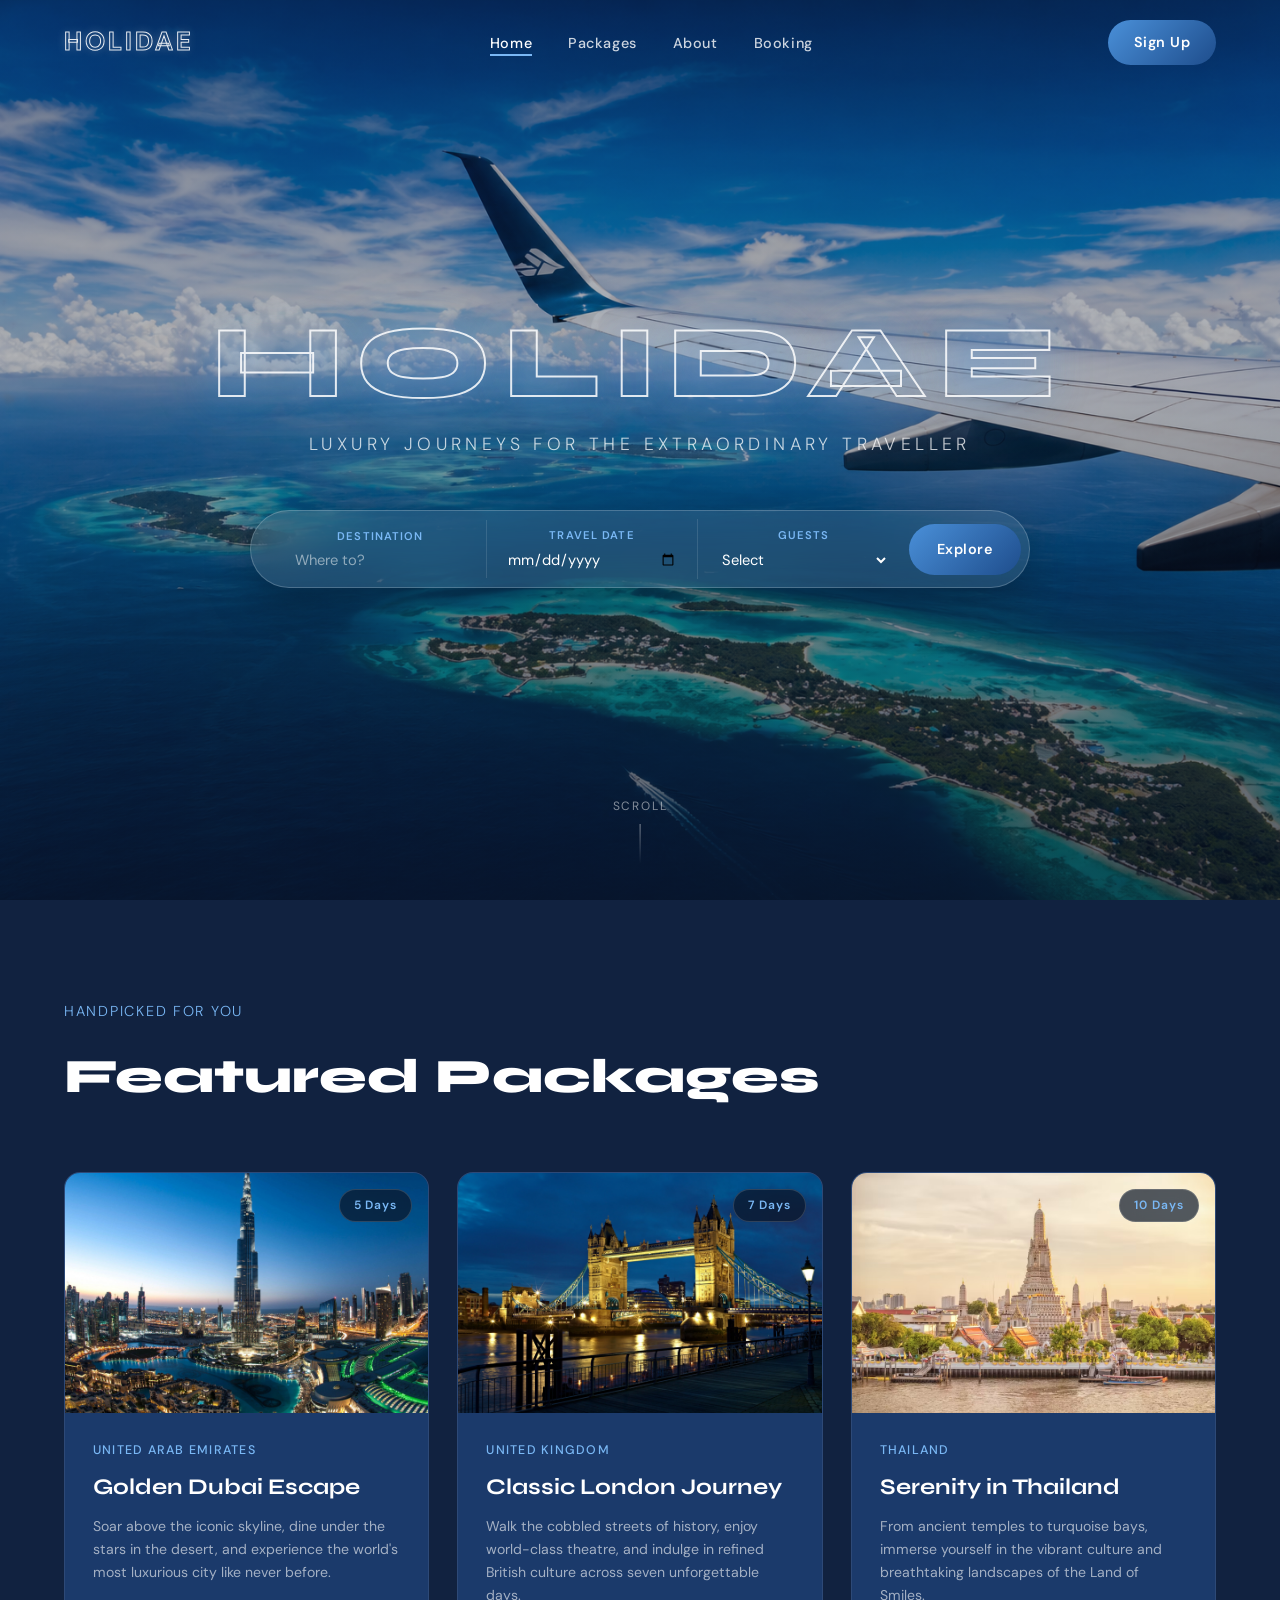
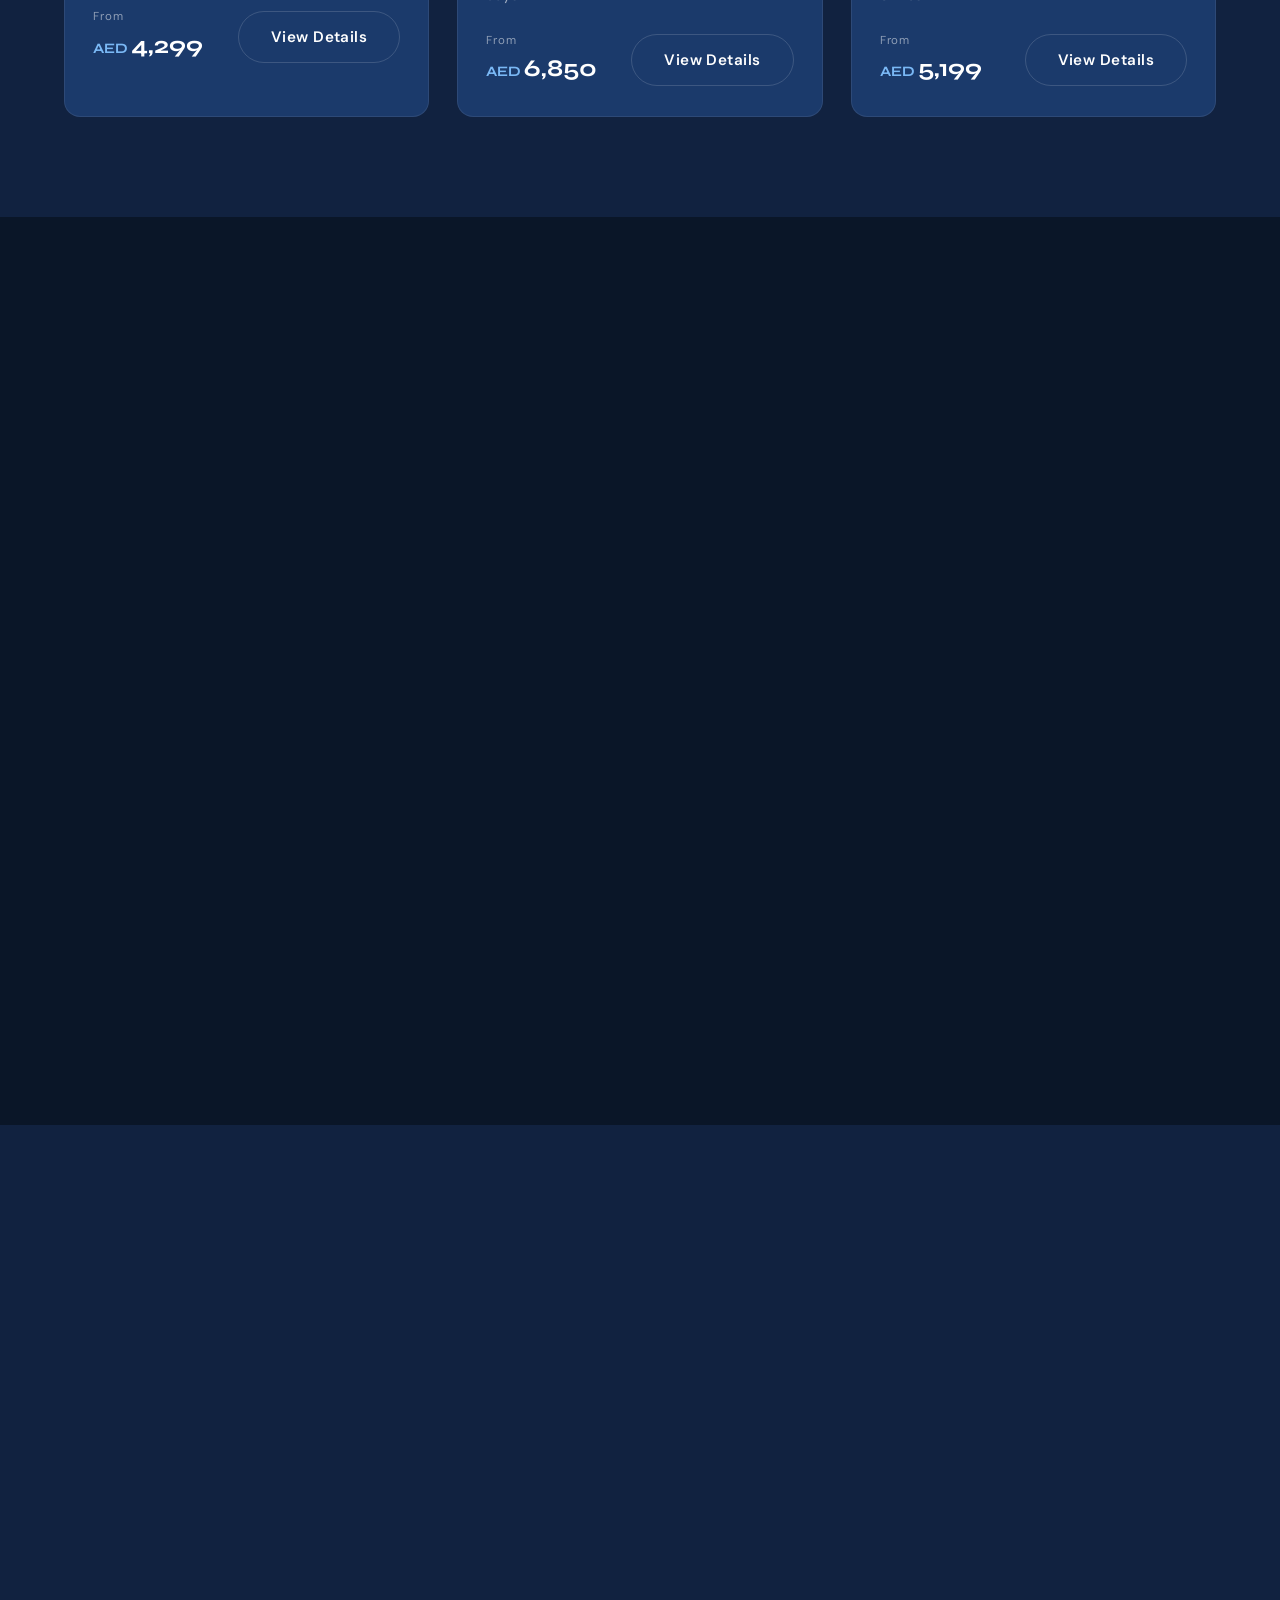
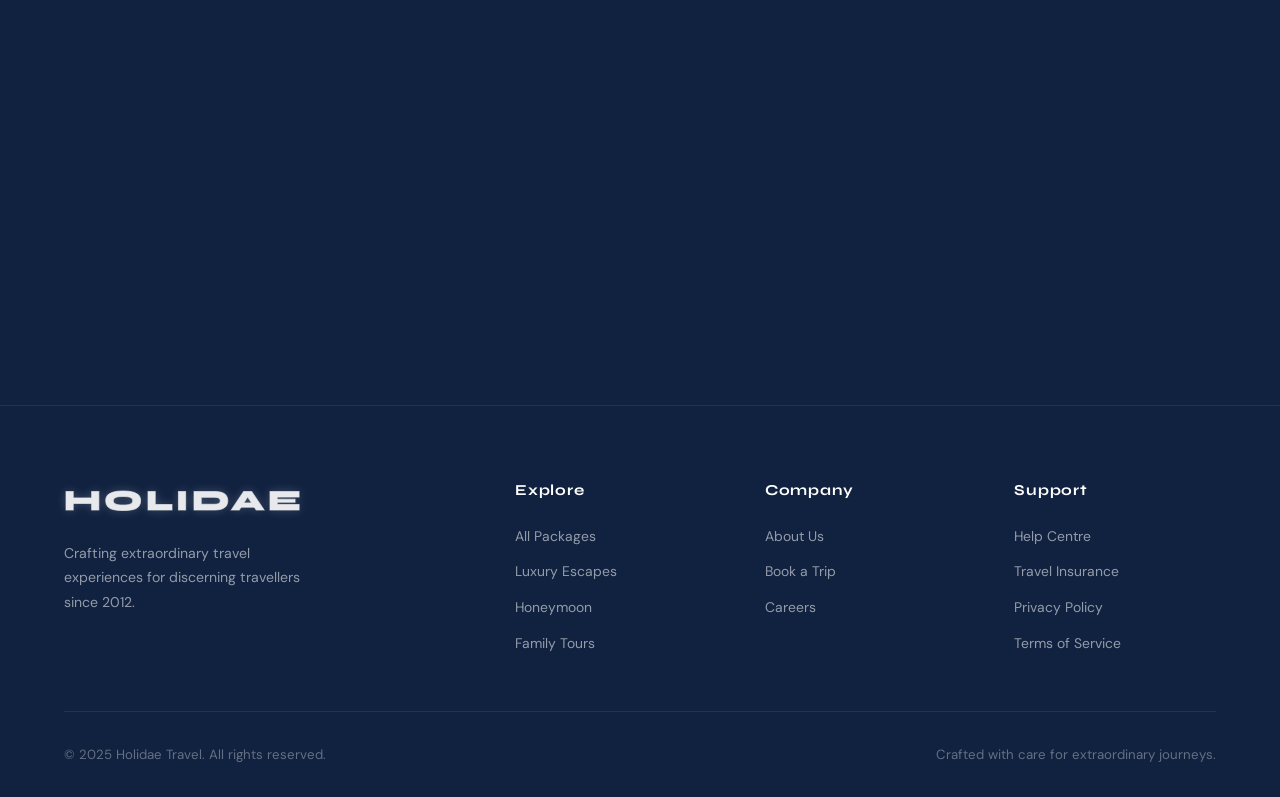
<file: index.html>
<!DOCTYPE html>
<html lang="en">
<head>
  <meta charset="UTF-8" />
  <meta name="viewport" content="width=device-width, initial-scale=1.0" />
  <title>Holidae — Luxury Travel</title>
  <link rel="stylesheet" href="styles.css" />
</head>
<body>


  <nav class="navbar">
    <div class="container">
      <div class="nav-inner">
        <a href="index.html" class="nav-logo glass-logo">HOLIDAE</a>

        <!-- Logo on the left, clicking it takes you back to the homepage (index.html) -->
        <!-- glass-logo, a CSS class that gives it a glass/frosted effect look -->

        <ul class="nav-links">
          <li><a href="index.html">Home</a></li>
          <li><a href="packages.html">Packages</a></li>
          <li><a href="about.html">About</a></li>
          <li><a href="booking.html">Booking</a></li>
        </ul>

        <a href="signup.html" class="btn-primary nav-cta" id="userBtn"> Sign Up </a>

        <button class="hamburger" aria-label="Toggle menu">
          <span></span>
          <span></span>
          <span></span>
        </button>
      </div>
    </div>

   
    <div class="mobile-menu">
      <a href="index.html">Home</a>
      <a href="packages.html">Packages</a>
      <a href="about.html">About</a>
      <a href="booking.html">Booking</a>
      <a href="booking.html" class="btn-primary">Book Now</a>
    </div>
  </nav>

 
  <section class="hero">
    <div class="hero-bg"></div>

    <div class="hero-content">
      <h1 class="hero-brand">HOLIDAE</h1>
      <p class="hero-tagline">Luxury journeys for the extraordinary traveller</p>

      <!-- Search bar -->
      <div class="search-bar">
        <div class="search-field">
          <label for="s-dest">Destination</label>
          <input type="text" id="s-dest" placeholder="Where to?" />
        </div>
        <div class="search-field">
          <label for="s-date">Travel Date</label>
          <input type="date" id="s-date" />
        </div>
        <div class="search-field">
          <label for="s-guests">Guests</label>
          <select id="s-guests">
            <option value="">Select</option>
            <option value="1">1 Guest</option>
            <option value="2">2 Guests</option>
            <option value="3">3 Guests</option>
            <option value="4">4+ Guests</option>
          </select>
        </div>
        <a href="packages.html" class="btn-primary search-btn">Explore</a>
      </div>
    </div>

    <div class="scroll-hint">Scroll</div>
     <!-- Small animated text or arrow at the bottom of the hero, tells users to scroll down -->
  </section>

 <!--three featured packages-->
   <section class="packages-section">
    <div class="container">
      <div class="section-header reveal">
        <p class="section-subtitle">Handpicked for you</p>
        <h2 class="section-title">Featured Packages</h2>
      </div>

      <div class="packages-grid">

        <!-- Dubai -->
        <div class="pkg-card reveal delay-1">
          <div class="pkg-img-wrap">
            <img
              src="images/Dubai.jpg"
              alt="Dubai skyline" loading="lazy"
            />
            <span class="pkg-badge">5 Days</span>
          </div>
          <div class="pkg-body">
            <p class="pkg-location">United Arab Emirates</p>
            <h3 class="pkg-title">Golden Dubai Escape</h3>
            <p class="pkg-desc">
              Soar above the iconic skyline, dine under the stars in the desert,
              and experience the world's most luxurious city like never before.
            </p>
            <div class="pkg-footer">
              <div class="pkg-price">
                <span class="from">From</span>
                <span class="amount"><span class="currency">AED </span>4,299</span>
              </div>
              <a href="packages.html" class="btn-outline">View Details</a>
            </div>
          </div>
        </div>

        <!-- London -->
        <div class="pkg-card reveal delay-2">
          <div class="pkg-img-wrap">
            <img
              src="images/london.jpg"
              alt="London" loading="lazy"
            />
            <span class="pkg-badge">7 Days</span>
          </div>
          <div class="pkg-body">
            <p class="pkg-location">United Kingdom</p>
            <h3 class="pkg-title">Classic London Journey</h3>
            <p class="pkg-desc">
              Walk the cobbled streets of history, enjoy world-class theatre,
              and indulge in refined British culture across seven unforgettable days.
            </p>
            <div class="pkg-footer">
              <div class="pkg-price">
                <span class="from">From</span>
                <span class="amount"><span class="currency">AED </span>6,850</span>
              </div>
              <a href="packages.html" class="btn-outline">View Details</a>
            </div>
          </div>
        </div>

        <!-- Thailand -->
        <div class="pkg-card reveal delay-3">
          <div class="pkg-img-wrap">
            <img
              src="images/thailand.avif"
              alt="Thailand" loading="lazy"
            />
            <span class="pkg-badge">10 Days</span>
          </div>
          <div class="pkg-body">
            <p class="pkg-location">Thailand</p>
            <h3 class="pkg-title">Serenity in Thailand</h3>
            <p class="pkg-desc">
              From ancient temples to turquoise bays, immerse yourself in the
              vibrant culture and breathtaking landscapes of the Land of Smiles.
            </p>
            <div class="pkg-footer">
              <div class="pkg-price">
                <span class="from">From</span>
                <span class="amount"><span class="currency">AED </span>5,199</span>
              </div>
              <a href="packages.html" class="btn-outline">View Details</a>
            </div>
          </div>
        </div>

      </div>
    </div>
  </section>

 <!--Popular destinations-->
  <section class="destinations-section">
    <div class="container">
      <div class="section-header reveal">
        <p class="section-subtitle">Explore the world</p>
        <h2 class="section-title">Popular Destinations</h2>
      </div>

      <div class="dest-grid reveal">
        <div class="dest-item">
          <img
            src="images/maldives.jpg"
            alt="Maldives" loading="lazy"
          />
          <div class="dest-overlay">
            <p class="dest-name">Maldives</p>
            <p class="dest-count">8 packages</p>
          </div>
        </div>

        <div class="dest-item">
          <img
            src="images/Paris.jpg"
            alt="Paris" loading="lazy"
          />
          <div class="dest-overlay">
            <p class="dest-name">Paris</p>
            <p class="dest-count">12 packages</p>
          </div>
        </div>

        <div class="dest-item">
          <img
            src="images/taj.jpg"
            alt="Taj Mahal" loading="lazy"
          />
          <div class="dest-overlay">
            <p class="dest-name">Taj Mahal</p>
            <p class="dest-count">9 packages</p>
          </div>
        </div>

        <div class="dest-item">
          <img
            src="images/Bali.jpg"
            alt="Bali" loading="lazy"
          />
          <div class="dest-overlay">
            <p class="dest-name">Bali</p>
            <p class="dest-count">11 packages</p>
          </div>
        </div>

        <div class="dest-item">
          <img
            src="images/new york.jpg"
            alt="New York" loading="lazy"
          />
          <div class="dest-overlay">
            <p class="dest-name">New York</p>
            <p class="dest-count">7 packages</p>
          </div>
        </div>
      </div>
    </div>
  </section>

  <section class="about-preview">
    <div class="container">
      <div class="about-inner">
        <div class="about-img-wrap reveal-left">
          <img
            src="images/about.jpeg"
            alt="About Holidae" loading="lazy"
          />
          <div class="about-img-badge">
            <div class="stat-num">12+</div>
            <div class="stat-label">Years of Excellence</div>
          </div>
        </div>

        <div class="about-text reveal-right">
          <p class="section-subtitle">Our story</p>
          <h2 class="section-title">We Design Dreams,<br>Not Just Trips</h2>
          <p>
            At Holidae, we believe travel is the most transformative experience
            a person can have. Since 2012, we have crafted thousands of bespoke
            journeys each one shaped around the unique desires of our clients.
          </p>
          <p>
            From intimate getaways to grand multi-continent adventures, our team
            of passionate travel specialists ensures every detail is perfectly
            considered.
          </p>

          <div class="about-features">
            <div class="feature-item">
              <div class="feature-icon"></div>
              Worldwide Destinations
            </div>
            <div class="feature-item">
              <div class="feature-icon"></div>
              Luxury Accommodations
            </div>
            <div class="feature-item">
              <div class="feature-icon"></div>
              Full Travel Protection
            </div>
            <div class="feature-item">
              <div class="feature-icon"></div>
              24/7 Concierge Support
            </div>
          </div>

          <a href="about.html" class="btn-primary">Discover Our Story</a>
        </div>
      </div>
    </div>
  </section>
  
  <footer class="footer">
    <div class="container">
      <div class="footer-grid">
        <div>
          <p class="footer-logo glass-logo">HOLIDAE</p>
          <p class="footer-about">Crafting extraordinary travel experiences for discerning travellers since 2012.</p>
        </div>
        <div class="footer-col">
          <h4>Explore</h4>
          <ul>
            <li><a href="packages.html">All Packages</a></li>
            <li><a href="packages.html">Luxury Escapes</a></li>
            <li><a href="packages.html">Honeymoon</a></li>
            <li><a href="packages.html">Family Tours</a></li>
          </ul>
        </div>
        <div class="footer-col">
          <h4>Company</h4>
          <ul>
            <li><a href="about.html">About Us</a></li>
            <li><a href="booking.html">Book a Trip</a></li>
            <li><a href="#">Careers</a></li>
          </ul>
        </div>
        <div class="footer-col">
          <h4>Support</h4>
          <ul>
            <li><a href="#">Help Centre</a></li>
            <li><a href="#">Travel Insurance</a></li>
            <li><a href="#">Privacy Policy</a></li>
            <li><a href="#">Terms of Service</a></li>
          </ul>
        </div>
      </div>
      <div class="footer-bottom">
        <p>&copy; 2025 Holidae Travel. All rights reserved.</p>
        <p>Crafted with care for extraordinary journeys.</p>
      </div>
    </div>
  </footer>

  <script src="script.js"></script>
</body>
</html>
</file>
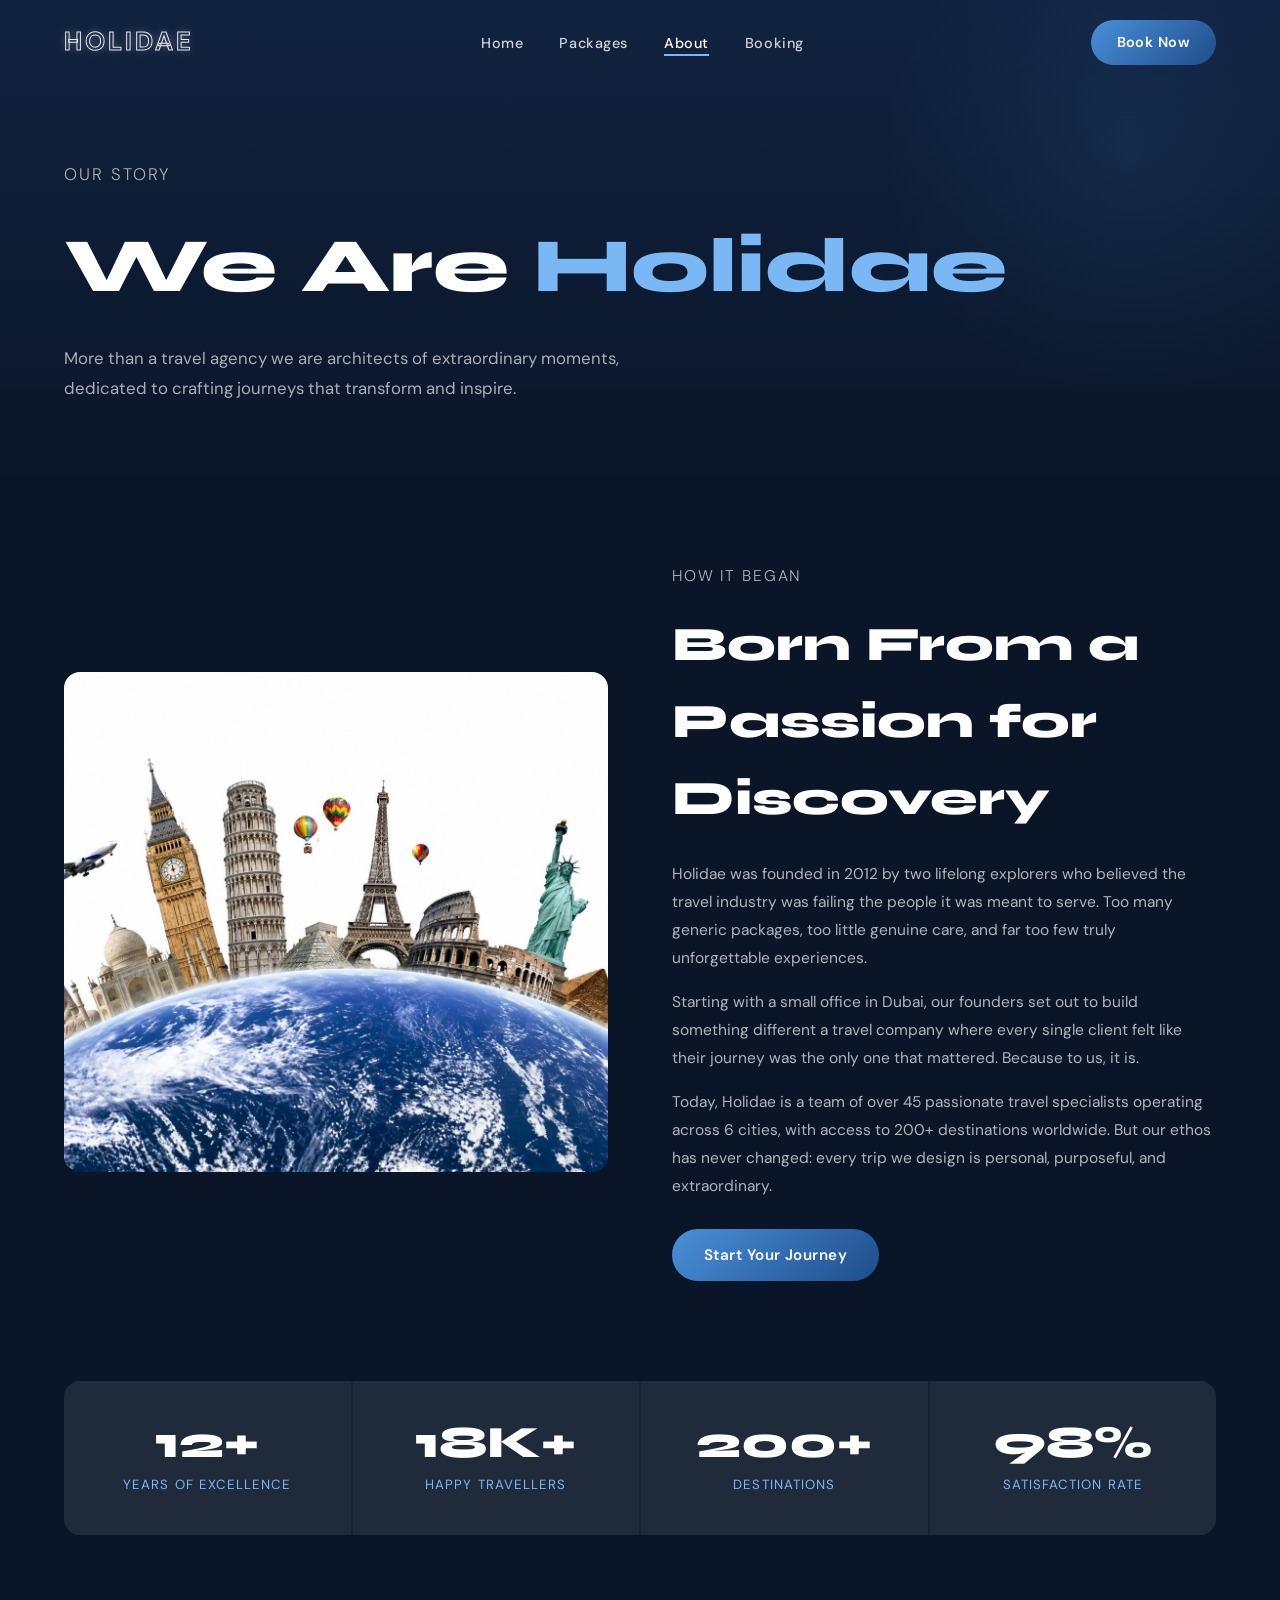
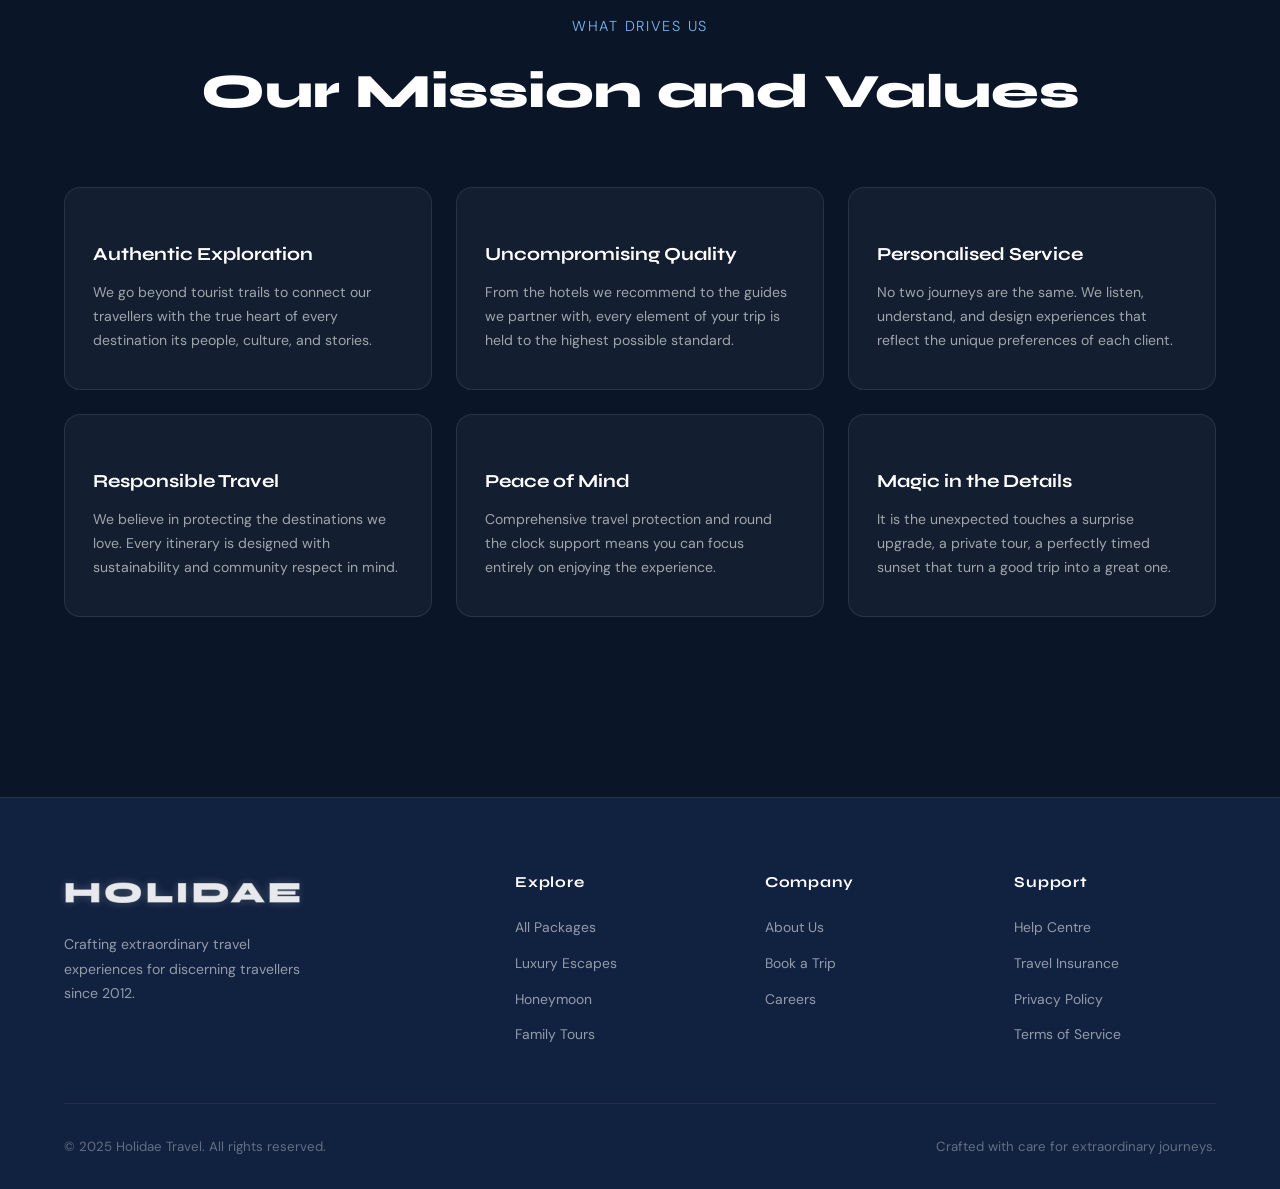
<file: about.html>
<!DOCTYPE html>
<html lang="en">
<head>
  <meta charset="UTF-8" />
  <meta name="viewport" content="width=device-width, initial-scale=1.0" />
  <title>About — Holidae</title>
  <link rel="stylesheet" href="styles.css" />
</head>
<body>

 
  <nav class="navbar">
    <div class="container">
      <div class="nav-inner">
        <a href="index.html" class="nav-logo glass-logo">HOLIDAE</a>
        <ul class="nav-links">
          <li><a href="index.html">Home</a></li>
          <li><a href="packages.html">Packages</a></li>
          <li><a href="about.html">About</a></li>
          <li><a href="booking.html">Booking</a></li>
        </ul>
        <a href="booking.html" class="btn-primary nav-cta">Book Now</a>
        <button class="hamburger" aria-label="Toggle menu">
          <span></span><span></span><span></span>
        </button>
      </div>
    </div>
    <div class="mobile-menu">
      <a href="index.html">Home</a>
      <a href="packages.html">Packages</a>
      <a href="about.html">About</a>
      <a href="booking.html">Booking</a>
      <a href="booking.html" class="btn-primary">Book Now</a>
    </div>
  </nav>

 
  <section class="page-hero">
    <div class="container">
      <div class="page-hero-content">
        <p class="section-subtitle">Our story</p>
        <h1>We Are <span style="color:var(--sky)">Holidae</span></h1>
        <p>
          More than a travel agency we are architects of extraordinary moments,
          dedicated to crafting journeys that transform and inspire.
        </p>
      </div>
    </div>
  </section>

  
  <section class="about-page">
    <div class="container">

      
      <div class="about-story">
        <div class="reveal-left">
          <img
            src="images/about.jpeg"
            alt="Our team planning a journey" loading="lazy"
          />
        </div>
        <div class="about-story-text reveal-right">
          <p class="section-subtitle">How it began</p>
          <h2 class="section-title">Born From a Passion for Discovery</h2>
          <p>
            Holidae was founded in 2012 by two lifelong explorers who believed the
            travel industry was failing the people it was meant to serve. Too many
            generic packages, too little genuine care, and far too few truly
            unforgettable experiences.
          </p>
          <p>
            Starting with a small office in Dubai, our founders set out to build
            something different a travel company where every single client felt
            like their journey was the only one that mattered. Because to us, it is.
          </p>
          <p>
            Today, Holidae is a team of over 45 passionate travel specialists
            operating across 6 cities, with access to 200+ destinations worldwide.
            But our ethos has never changed: every trip we design is personal,
            purposeful, and extraordinary.
          </p>
          <a href="booking.html" class="btn-primary" style="margin-top:12px;">Start Your Journey</a>
        </div>
      </div>

     
      <div class="stats-strip reveal">
        <div class="stat-box">
          <div class="num">12+</div>
          <div class="label">Years of Excellence</div>
        </div>
        <div class="stat-box">
          <div class="num">18K+</div>
          <div class="label">Happy Travellers</div>
        </div>
        <div class="stat-box">
          <div class="num">200+</div>
          <div class="label">Destinations</div>
        </div>
        <div class="stat-box">
          <div class="num">98%</div>
          <div class="label">Satisfaction Rate</div>
        </div>
      </div>

     
      <div class="values-section">
        <div class="section-header reveal" style="text-align:center;">
          <p class="section-subtitle">What drives us</p>
          <h2 class="section-title">Our Mission and Values</h2>
        </div>

        <div class="values-grid">
          <div class="value-card reveal delay-1">
            <div class="value-icon"></div>
            <h3>Authentic Exploration</h3>
            <p>
              We go beyond tourist trails to connect our travellers with the
              true heart of every destination its people, culture, and stories.
            </p>
          </div>
          <div class="value-card reveal delay-2">
            <div class="value-icon"></div>
            <h3>Uncompromising Quality</h3>
            <p>
              From the hotels we recommend to the guides we partner with, every
              element of your trip is held to the highest possible standard.
            </p>
          </div>
          <div class="value-card reveal delay-3">
            <div class="value-icon"></div>
            <h3>Personalised Service</h3>
            <p>
              No two journeys are the same. We listen, understand, and design
              experiences that reflect the unique preferences of each client.
            </p>
          </div>
          <div class="value-card reveal">
            <div class="value-icon"></div>
            <h3>Responsible Travel</h3>
            <p>
              We believe in protecting the destinations we love. Every itinerary
              is designed with sustainability and community respect in mind.
            </p>
          </div>
          <div class="value-card reveal delay-1">
            <div class="value-icon"></div>
            <h3>Peace of Mind</h3>
            <p>
              Comprehensive travel protection and round the clock support means
              you can focus entirely on enjoying the experience.
            </p>
          </div>
          <div class="value-card reveal delay-2">
            <div class="value-icon"></div>
            <h3>Magic in the Details</h3>
            <p>
              It is the unexpected touches a surprise upgrade, a private tour,
              a perfectly timed sunset that turn a good trip into a great one.
            </p>
          </div>
        </div>
      </div>
      </div>
      </section>

  
   <footer class="footer">
    <div class="container">
      <div class="footer-grid">
        <div>
          <p class="footer-logo glass-logo">HOLIDAE</p>
          <p class="footer-about">Crafting extraordinary travel experiences for discerning travellers since 2012.</p>
        </div>
        <div class="footer-col">
          <h4>Explore</h4>
          <ul>
            <li><a href="packages.html">All Packages</a></li>
            <li><a href="packages.html">Luxury Escapes</a></li>
            <li><a href="packages.html">Honeymoon</a></li>
            <li><a href="packages.html">Family Tours</a></li>
          </ul>
        </div>
        <div class="footer-col">
          <h4>Company</h4>
          <ul>
            <li><a href="about.html">About Us</a></li>
            <li><a href="booking.html">Book a Trip</a></li>
            <li><a href="#">Careers</a></li>
          </ul>
        </div>
        <div class="footer-col">
          <h4>Support</h4>
          <ul>
            <li><a href="#">Help Centre</a></li>
            <li><a href="#">Travel Insurance</a></li>
            <li><a href="#">Privacy Policy</a></li>
            <li><a href="#">Terms of Service</a></li>
          </ul>
        </div>
      </div>
      <div class="footer-bottom">
        <p>&copy; 2025 Holidae Travel. All rights reserved.</p>
        <p>Crafted with care for extraordinary journeys.</p>
      </div>
    </div>
  </footer>

  <script src="script.js"></script>
</body>
</html>
</file>
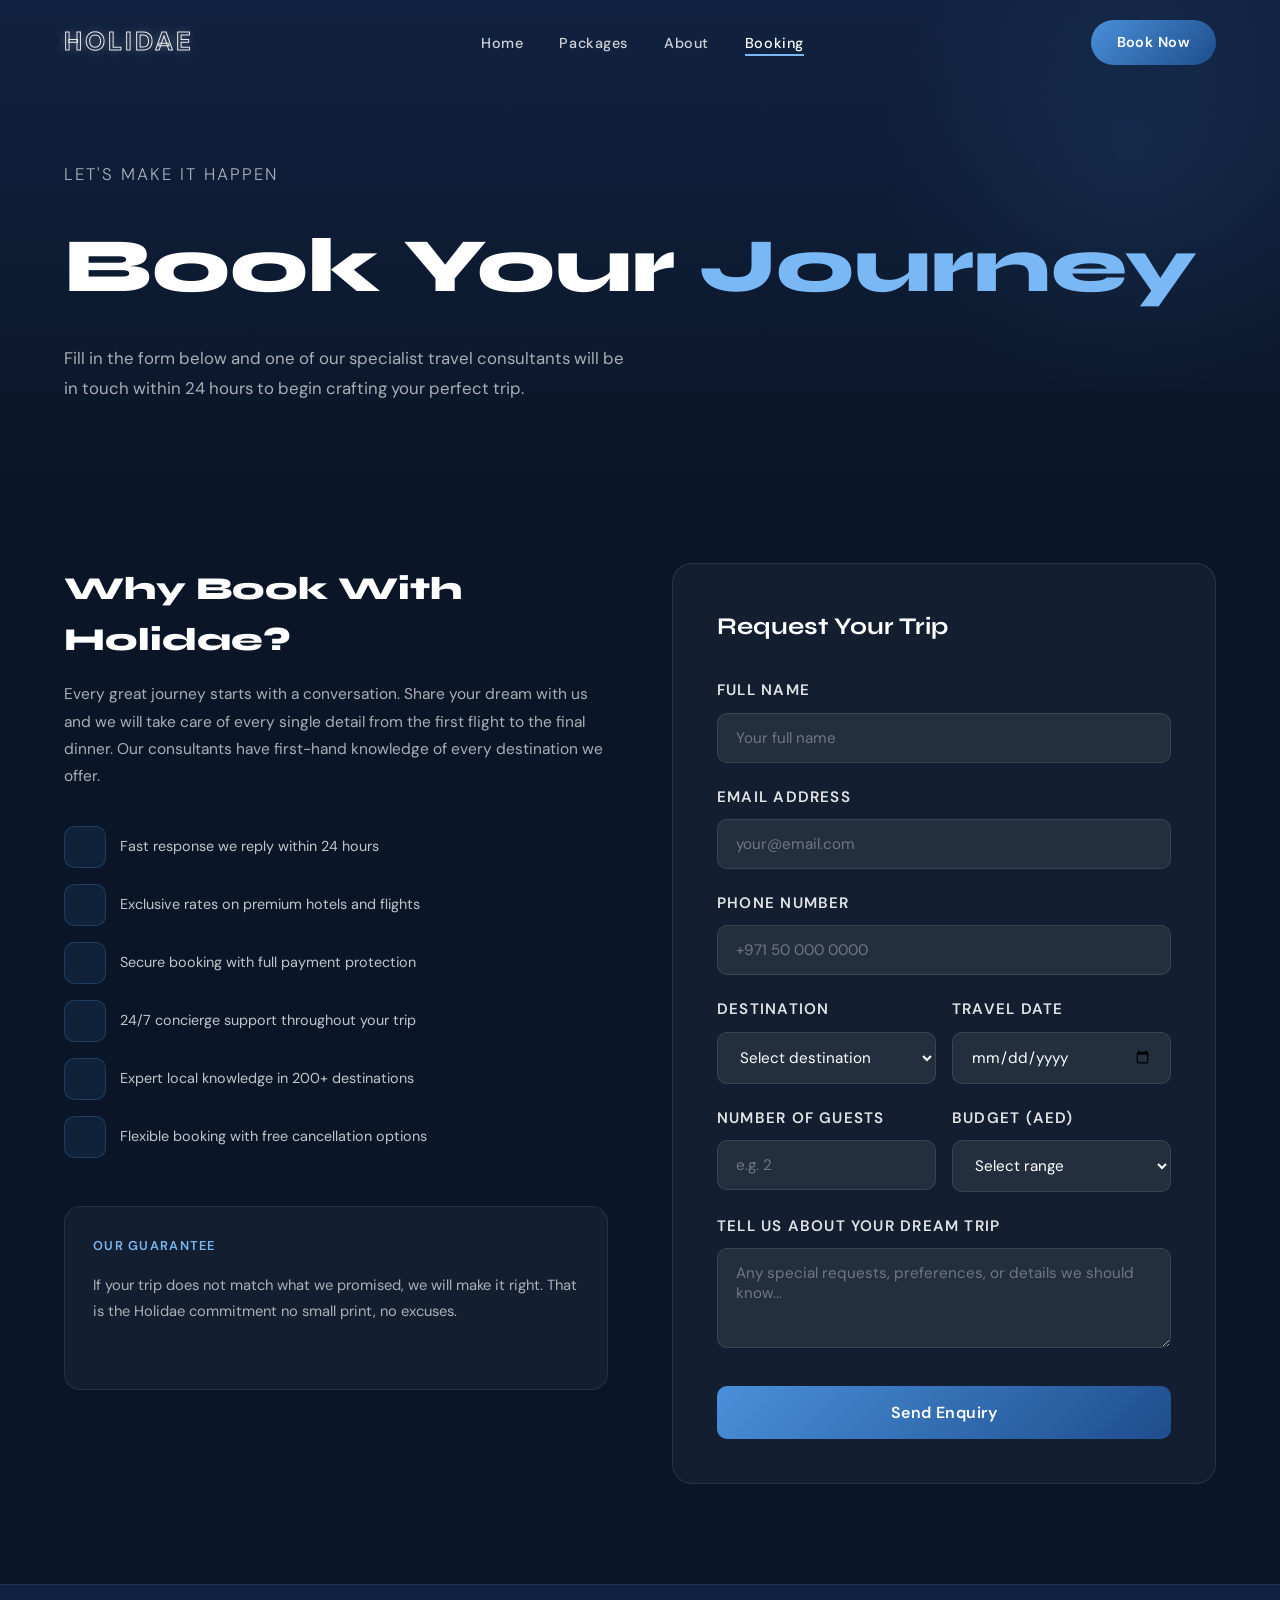
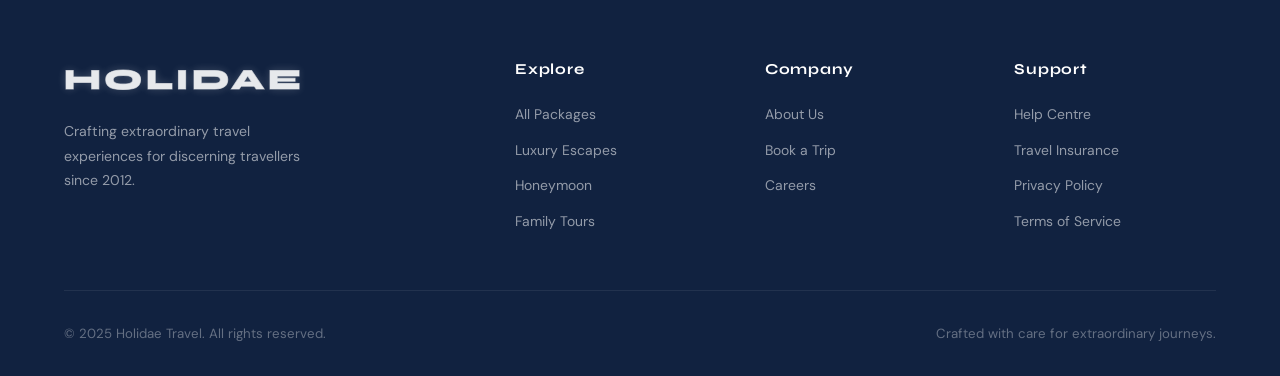
<file: booking.html>
<!DOCTYPE html>
<html lang="en">
<head>
  <meta charset="UTF-8" />
  <meta name="viewport" content="width=device-width, initial-scale=1.0" />
  <title>Booking — Holidae</title>
  <link rel="stylesheet" href="styles.css" />
</head>
<body>

  
  <nav class="navbar">
    <div class="container">
      <div class="nav-inner">
        <a href="index.html" class="nav-logo glass-logo">HOLIDAE</a>
        <ul class="nav-links">
          <li><a href="index.html">Home</a></li>
          <li><a href="packages.html">Packages</a></li>
          <li><a href="about.html">About</a></li>
          <li><a href="booking.html">Booking</a></li>
        </ul>
        <a href="booking.html" class="btn-primary nav-cta">Book Now</a>
        <button class="hamburger" aria-label="Toggle menu">
          <span></span><span></span><span></span>
        </button>
      </div>
    </div>
    <div class="mobile-menu">
      <a href="index.html">Home</a>
      <a href="packages.html">Packages</a>
      <a href="about.html">About</a>
      <a href="booking.html">Booking</a>
      <a href="booking.html" class="btn-primary">Book Now</a>
    </div>
  </nav>

  
  <section class="page-hero">
    <div class="container">
      <div class="page-hero-content">
        <p class="section-subtitle">Let's make it happen</p>
        <h1>Book Your <span style="color:var(--sky)">Journey</span></h1>
        <p>
          Fill in the form below and one of our specialist travel consultants
          will be in touch within 24 hours to begin crafting your perfect trip.
        </p>
      </div>
    </div>
  </section>

 
  <section class="booking-page">
    <div class="container">
      <div class="booking-layout">

       
        <div class="booking-info reveal-left">
          <h2>Why Book With Holidae?</h2>
          <p>
            Every great journey starts with a conversation. Share your dream
            with us and we will take care of every single detail from the
            first flight to the final dinner. Our consultants have first-hand
            knowledge of every destination we offer.
          </p>

          <div class="booking-perks">
            <div class="perk">
              <div class="perk-icon"></div>
              <span>Fast response we reply within 24 hours</span>
            </div>
            <div class="perk">
              <div class="perk-icon"></div>
              <span>Exclusive rates on premium hotels and flights</span>
            </div>
            <div class="perk">
              <div class="perk-icon"></div>
              <span>Secure booking with full payment protection</span>
            </div>
            <div class="perk">
              <div class="perk-icon"></div>
              <span>24/7 concierge support throughout your trip</span>
            </div>
            <div class="perk">
              <div class="perk-icon"></div>
              <span>Expert local knowledge in 200+ destinations</span>
            </div>
            <div class="perk">
              <div class="perk-icon"></div>
              <span>Flexible booking with free cancellation options</span>
            </div>
          </div>

         
          <div style="margin-top:48px; padding:28px; background:rgba(255,255,255,0.04); border:1px solid rgba(255,255,255,0.08); border-radius:var(--radius);">
            <p style="font-size:0.8rem; letter-spacing:0.1em; text-transform:uppercase; color:var(--sky); margin-bottom:16px; font-weight:600;">Our Guarantee</p>
            <p style="font-size:0.92rem; color:rgba(255,255,255,0.65); line-height:1.75;">
              If your trip does not match what we promised, we will make it right.
              That is the Holidae commitment no small print, no excuses.
            </p>
          </div>
        </div>

        
        <div class="reveal-right">
          <div class="booking-form-wrap">
            <h3 class="form-title">Request Your Trip</h3>

            <form id="bookingForm" novalidate>

              <!-- Name -->
              <div class="form-group">
                <label for="name">Full Name</label>
                <input
                  type="text"
                  id="name"
                  name="name"
                  placeholder="Your full name"
                />
                <p class="form-error" id="nameError"></p>
              </div>

              <!-- Email -->
              <div class="form-group">
                <label for="email">Email Address</label>
                <input
                  type="email"
                  id="email"
                  name="email"
                  placeholder="your@email.com"
                />
                <p class="form-error" id="emailError"></p>
              </div>

              <!-- Phone -->
              <div class="form-group">
                <label for="phone">Phone Number</label>
                <input
                  type="tel"
                  id="phone"
                  name="phone"
                  placeholder="+971 50 000 0000"
                />
              </div>

              <!-- Destination and Date -->
              <div class="form-row">
                <div class="form-group">
                  <label for="destination">Destination</label>
                  <select id="destination" name="destination">
                    <option value="">Select destination</option>
                    <option value="dubai">Dubai, UAE</option>
                    <option value="london">London, UK</option>
                    <option value="thailand">Thailand</option>
                    <option value="maldives">Maldives</option>
                    <option value="paris">Paris, France</option>
                    <option value="tokyo">Taj Mahal, India</option>
                    <option value="bali">Bali, Indonesia</option>
                    <option value="newyork">New York, USA</option>
                    <option value="santorini">Santorini, Greece</option>
                    <option value="other">Other</option>
                  </select>
                  <p class="form-error" id="destinationError"></p>
                </div>

                <div class="form-group">
                  <label for="travelDate">Travel Date</label>
                  <input
                    type="date"
                    id="travelDate"
                    name="travelDate"
                  />
                  <p class="form-error" id="dateError"></p>
                </div>
              </div>

              <!-- number of Guests and  Budget -->
              <div class="form-row">
                <div class="form-group">
                  <label for="guests">Number of Guests</label>
                  <input
                    type="number"
                    id="guests"
                    name="guests"
                    placeholder="e.g. 2"
                    min="1"
                    max="20"
                  />
                  <p class="form-error" id="guestsError"></p>
                </div>

                <div class="form-group">
                  <label for="budget">Budget (AED)</label>
                  <select id="budget" name="budget">
                    <option value="">Select range</option>
                    <option value="under5k">Under AED 5,000</option>
                    <option value="5k-10k">AED 5,000 – 10,000</option>
                    <option value="10k-20k">AED 10,000 – 20,000</option>
                    <option value="20k+">AED 20,000+</option>
                  </select>
                </div>
              </div>

              <!-- any preference Message -->
              <div class="form-group">
                <label for="message">Tell Us About Your Dream Trip</label>
                <textarea
                  id="message"
                  name="message"
                  placeholder="Any special requests, preferences, or details we should know..."
                ></textarea>
              </div>

              <!-- Send enquiry-->
              <button type="submit" class="btn-primary form-submit">
                Send Enquiry
              </button>

            </form>

            <!-- Success message (shown after valid submission) -->
            <div class="success-msg" id="successMsg">
              <p style="font-size:1.5rem; margin-bottom:8px;">✓</p>
              <p style="font-size:1.1rem; font-weight:600; color:var(--white); margin-bottom:8px;">
                Enquiry received!
              </p>
              <p style="color:rgba(255,255,255,0.65); font-size:0.9rem;">
                Thank you for choosing Holidae. One of our travel consultants
                will be in touch within 24 hours to start planning your journey.
              </p>
            </div>

          </div>
        </div>

      </div>
    </div>
  </section>

 
  <footer class="footer">
    <div class="container">
      <div class="footer-grid">
        <div>
          <p class="footer-logo glass-logo">HOLIDAE</p>
          <p class="footer-about">Crafting extraordinary travel experiences for discerning travellers since 2012.</p>
        </div>
        <div class="footer-col">
          <h4>Explore</h4>
          <ul>
            <li><a href="packages.html">All Packages</a></li>
            <li><a href="packages.html">Luxury Escapes</a></li>
            <li><a href="packages.html">Honeymoon</a></li>
            <li><a href="packages.html">Family Tours</a></li>
          </ul>
        </div>
        <div class="footer-col">
          <h4>Company</h4>
          <ul>
            <li><a href="about.html">About Us</a></li>
            <li><a href="booking.html">Book a Trip</a></li>
            <li><a href="#">Careers</a></li>
          </ul>
        </div>
        <div class="footer-col">
          <h4>Support</h4>
          <ul>
            <li><a href="#">Help Centre</a></li>
            <li><a href="#">Travel Insurance</a></li>
            <li><a href="#">Privacy Policy</a></li>
            <li><a href="#">Terms of Service</a></li>
          </ul>
        </div>
      </div>
      <div class="footer-bottom">
        <p>&copy; 2025 Holidae Travel. All rights reserved.</p>
        <p>Crafted with care for extraordinary journeys.</p>
      </div>
    </div>
  </footer>

  <script src="script.js"></script>
</body>
</html>
</file>
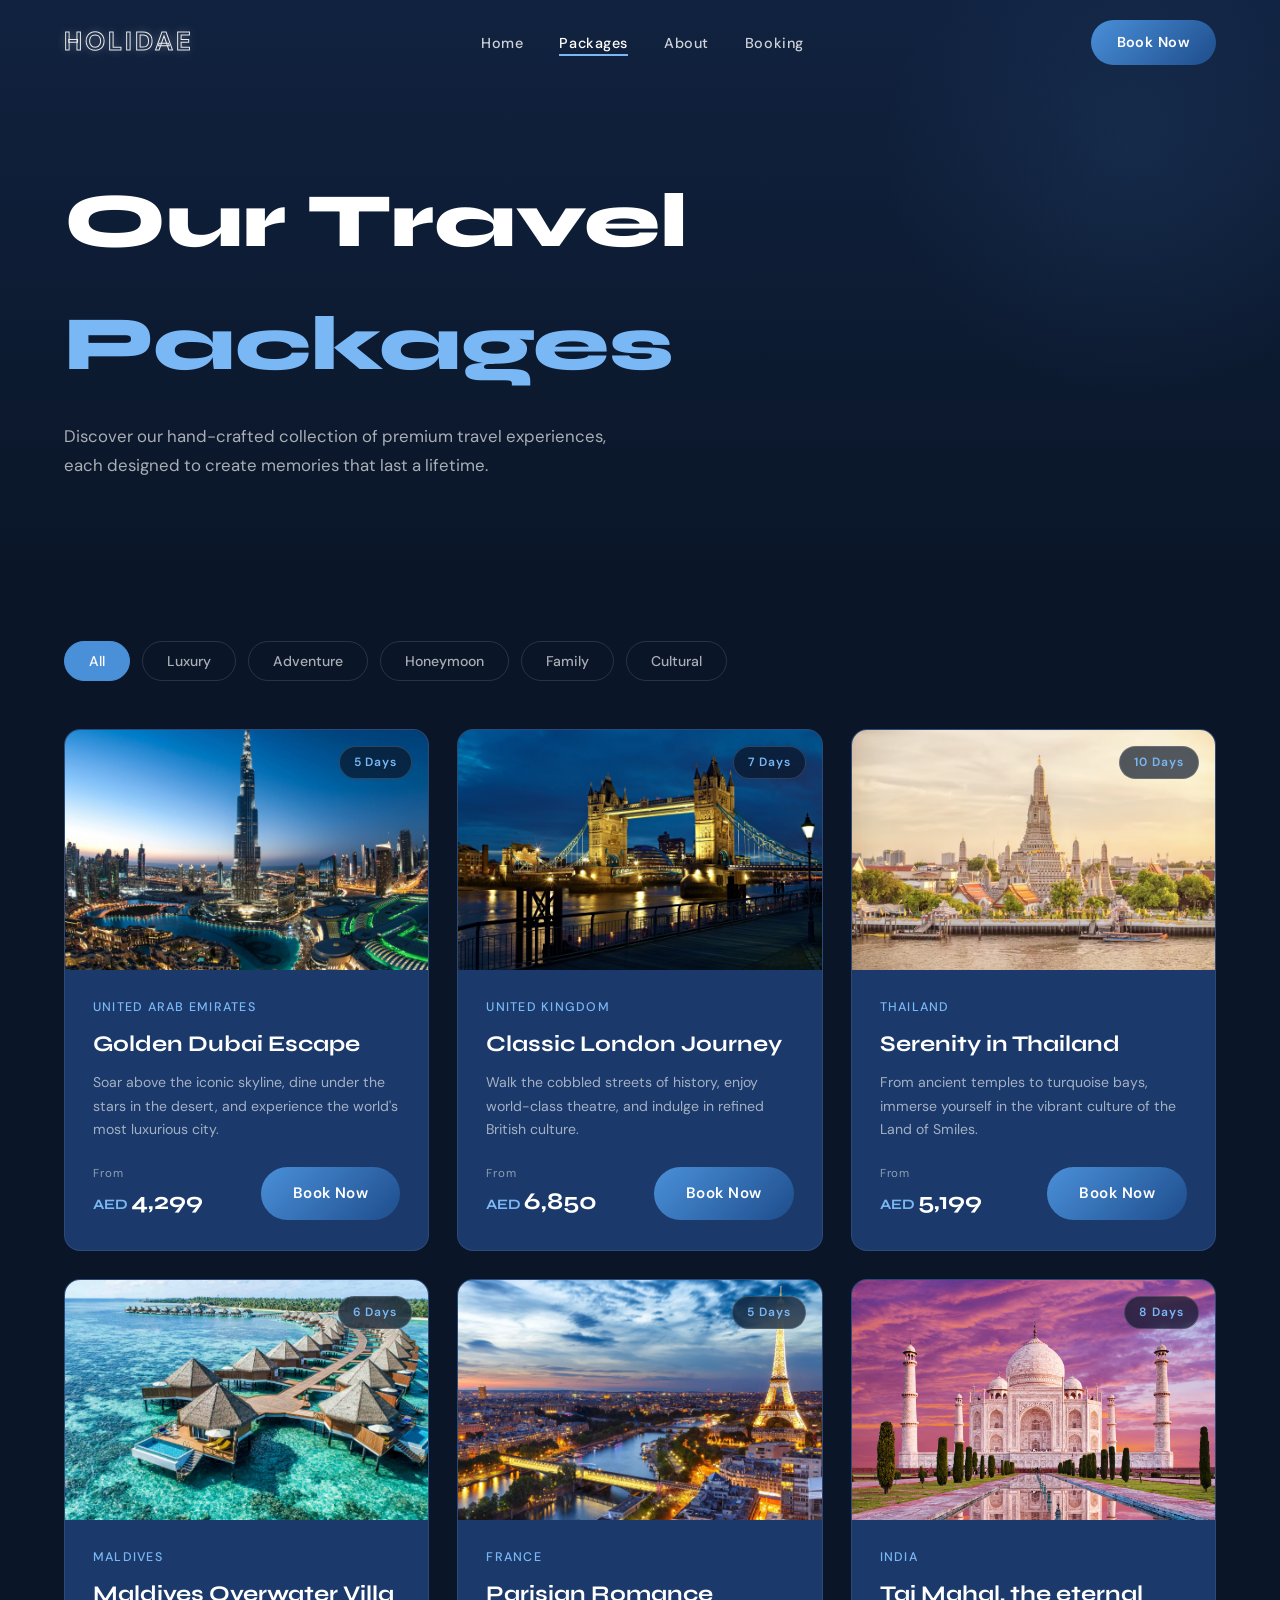
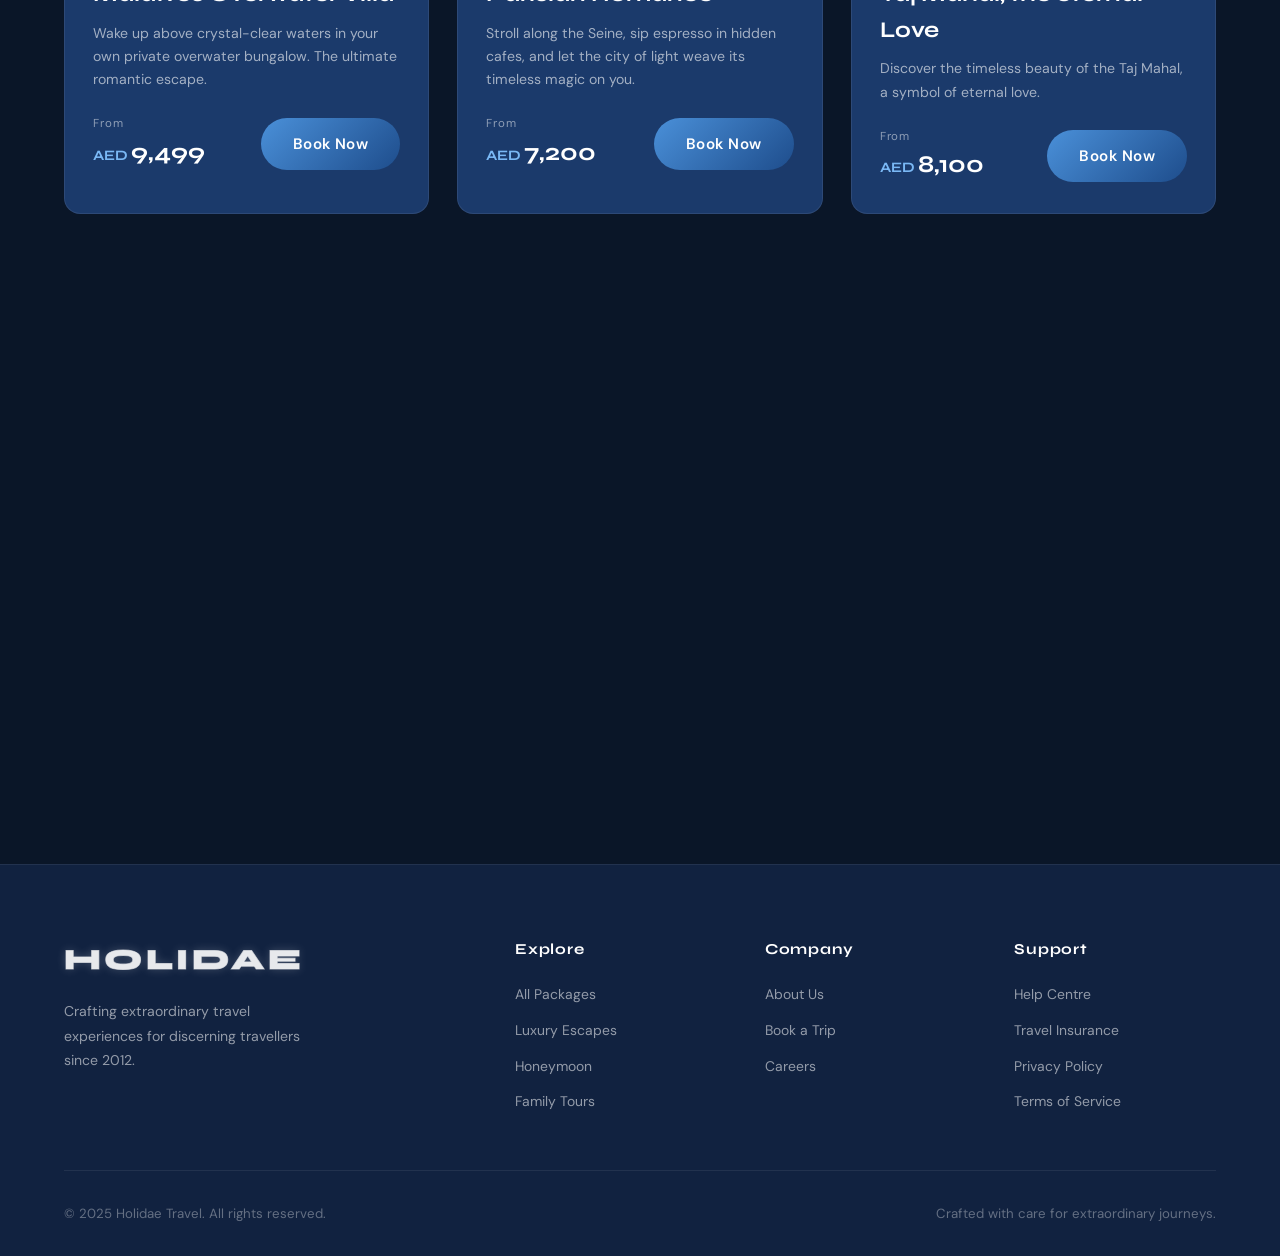
<file: packages.html>
<!DOCTYPE html>
<html lang="en">
<head>
  <meta charset="UTF-8" />
  <meta name="viewport" content="width=device-width, initial-scale=1.0" />
  <title>Packages — Holidae</title>
  <link rel="stylesheet" href="styles.css" />
</head>
<body>

  
  <nav class="navbar">
    <div class="container">
      <div class="nav-inner">
        <a href="index.html" class="nav-logo glass-logo">HOLIDAE</a>
        <ul class="nav-links">
          <li><a href="index.html">Home</a></li>
          <li><a href="packages.html">Packages</a></li>
          <li><a href="about.html">About</a></li>
          <li><a href="booking.html">Booking</a></li>
        </ul>
        <a href="booking.html" class="btn-primary nav-cta">Book Now</a>
        <button class="hamburger" aria-label="Toggle menu">
          <span></span><span></span><span></span>
        </button>
      </div>
    </div>
    <div class="mobile-menu">
      <a href="index.html">Home</a>
      <a href="packages.html">Packages</a>
      <a href="about.html">About</a>
      <a href="booking.html">Booking</a>
      <a href="booking.html" class="btn-primary">Book Now</a>
    </div>
  </nav>

  
  <section class="page-hero">
    <div class="container">
      <div class="page-hero-content">
        <h1>Our Travel <span style="color:var(--sky)">Packages</span></h1>
        <p>
          Discover our hand-crafted collection of premium travel experiences,
          each designed to create memories that last a lifetime.
        </p>
      </div>
    </div>
  </section>

 
  <section class="packages-page">
    <div class="container">

      
      <div class="filter-tabs reveal">
        <button class="filter-tab active">All</button>
        <button class="filter-tab">Luxury</button>
        <button class="filter-tab">Adventure</button>
        <button class="filter-tab">Honeymoon</button>
        <button class="filter-tab">Family</button>
        <button class="filter-tab">Cultural</button>
      </div>

      <div class="packages-full-grid">

        <!--  Dubai -->
        <div class="pkg-card reveal delay-1">
          <div class="pkg-img-wrap">
            <img src="images/Dubai.jpg" alt="Dubai" loading="lazy" />
            <span class="pkg-badge">5 Days</span>
          </div>
          <div class="pkg-body">
            <p class="pkg-location">United Arab Emirates</p>
            <h3 class="pkg-title">Golden Dubai Escape</h3>
            <p class="pkg-desc">Soar above the iconic skyline, dine under the stars in the desert, and experience the world's most luxurious city.</p>
            <div class="pkg-footer">
              <div class="pkg-price">
                <span class="from">From</span>
                <span class="amount"><span class="currency">AED </span>4,299</span>
              </div>
              <a href="booking.html" class="btn-primary">Book Now</a>
            </div>
          </div>
        </div>

        <!-- London -->
        <div class="pkg-card reveal delay-2">
          <div class="pkg-img-wrap">
            <img src="images/london.jpg" alt="London" loading="lazy" />
            <span class="pkg-badge">7 Days</span>
          </div>
          <div class="pkg-body">
            <p class="pkg-location">United Kingdom</p>
            <h3 class="pkg-title">Classic London Journey</h3>
            <p class="pkg-desc">Walk the cobbled streets of history, enjoy world-class theatre, and indulge in refined British culture.</p>
            <div class="pkg-footer">
              <div class="pkg-price">
                <span class="from">From</span>
                <span class="amount"><span class="currency">AED </span>6,850</span>
              </div>
              <a href="booking.html" class="btn-primary">Book Now</a>
            </div>
          </div>
        </div>

        <!-- Thailand -->
        <div class="pkg-card reveal delay-3">
          <div class="pkg-img-wrap">
            <img src="images/thailand.avif" alt="Thailand" loading="lazy" />
            <span class="pkg-badge">10 Days</span>
          </div>
          <div class="pkg-body">
            <p class="pkg-location">Thailand</p>
            <h3 class="pkg-title">Serenity in Thailand</h3>
            <p class="pkg-desc">From ancient temples to turquoise bays, immerse yourself in the vibrant culture of the Land of Smiles.</p>
            <div class="pkg-footer">
              <div class="pkg-price">
                <span class="from">From</span>
                <span class="amount"><span class="currency">AED </span>5,199</span>
              </div>
              <a href="booking.html" class="btn-primary">Book Now</a>
            </div>
          </div>
        </div>

        <!-- Maldives -->
        <div class="pkg-card reveal">
          <div class="pkg-img-wrap">
            <img src="images/maldives.jpg" alt="Maldives" loading="lazy" />
            <span class="pkg-badge">6 Days</span>
          </div>
          <div class="pkg-body">
            <p class="pkg-location">Maldives</p>
            <h3 class="pkg-title">Maldives Overwater Villa</h3>
            <p class="pkg-desc">Wake up above crystal-clear waters in your own private overwater bungalow. The ultimate romantic escape.</p>
            <div class="pkg-footer">
              <div class="pkg-price">
                <span class="from">From</span>
                <span class="amount"><span class="currency">AED </span>9,499</span>
              </div>
              <a href="booking.html" class="btn-primary">Book Now</a>
            </div>
          </div>
        </div>

        <!-- Paris -->
        <div class="pkg-card reveal delay-1">
          <div class="pkg-img-wrap">
            <img src="images/Paris.jpg" alt="Paris" loading="lazy" />
            <span class="pkg-badge">5 Days</span>
          </div>
          <div class="pkg-body">
            <p class="pkg-location">France</p>
            <h3 class="pkg-title">Parisian Romance</h3>
            <p class="pkg-desc">Stroll along the Seine, sip espresso in hidden cafes, and let the city of light weave its timeless magic on you.</p>
            <div class="pkg-footer">
              <div class="pkg-price">
                <span class="from">From</span>
                <span class="amount"><span class="currency">AED </span>7,200</span>
              </div>
              <a href="booking.html" class="btn-primary">Book Now</a>
            </div>
          </div>
        </div>

        <!-- Tokyo -->
        <div class="pkg-card reveal delay-2">
          <div class="pkg-img-wrap">
            <img src="images/taj.jpg" alt="Taj Mahal" loading="lazy" />
            <span class="pkg-badge">8 Days</span>
          </div>
          <div class="pkg-body">
            <p class="pkg-location">India</p>
            <h3 class="pkg-title">Taj Mahal, the eternal Love</h3>
            <p class="pkg-desc">Discover the timeless beauty of the Taj Mahal, a symbol of eternal love.</p>
            <div class="pkg-footer">
              <div class="pkg-price">
                <span class="from">From</span>
                <span class="amount"><span class="currency">AED </span>8,100</span>
              </div>
              <a href="booking.html" class="btn-primary">Book Now</a>
            </div>
          </div>
        </div>

        <!-- Bali -->
        <div class="pkg-card reveal delay-3">
          <div class="pkg-img-wrap">
            <img src="images/Bali.jpg" alt="Bali" loading="lazy" />
            <span class="pkg-badge">9 Days</span>
          </div>
          <div class="pkg-body">
            <p class="pkg-location">Indonesia</p>
            <h3 class="pkg-title">Bali Soul Retreat</h3>
            <p class="pkg-desc">Find yourself amid terraced rice fields, hidden waterfalls, and sacred temples in the Island of the Gods.</p>
            <div class="pkg-footer">
              <div class="pkg-price">
                <span class="from">From</span>
                <span class="amount"><span class="currency">AED </span>4,850</span>
              </div>
              <a href="booking.html" class="btn-primary">Book Now</a>
            </div>
          </div>
        </div>

        <!-- New York -->
        <div class="pkg-card reveal">
          <div class="pkg-img-wrap">
            <img src="images/new york.jpg" alt="New York" loading="lazy" />
            <span class="pkg-badge">6 Days</span>
          </div>
          <div class="pkg-body">
            <p class="pkg-location">United States</p>
            <h3 class="pkg-title">New York City Highlights</h3>
            <p class="pkg-desc">The city that never sleeps awaits iconic landmarks, world-class dining, and Broadway under the bright lights.</p>
            <div class="pkg-footer">
              <div class="pkg-price">
                <span class="from">From</span>
                <span class="amount"><span class="currency">AED </span>7,650</span>
              </div>
              <a href="booking.html" class="btn-primary">Book Now</a>
            </div>
          </div>
        </div>

        <!-- Santorini -->
        <div class="pkg-card reveal delay-1">
          <div class="pkg-img-wrap">
            <img src="images/Santorini.jpg" alt="Santorini" loading="lazy" />
            <span class="pkg-badge">7 Days</span>
          </div>
          <div class="pkg-body">
            <p class="pkg-location">Greece</p>
            <h3 class="pkg-title">Santorini Sunset Dream</h3>
            <p class="pkg-desc">Whitewashed walls, breathtaking caldera views, and the finest Mediterranean cuisine a dream realised.</p>
            <div class="pkg-footer">
              <div class="pkg-price">
                <span class="from">From</span>
                <span class="amount"><span class="currency">AED </span>8,750</span>
              </div>
              <a href="booking.html" class="btn-primary">Book Now</a>
            </div>
          </div>
        </div>

      </div>
    </div>
  </section>

 
  <footer class="footer">
    <div class="container">
      <div class="footer-grid">
        <div>
         <p class="footer-logo glass-logo">HOLIDAE</p>
          <p class="footer-about">Crafting extraordinary travel experiences for discerning travellers since 2012.</p>
        </div>
        <div class="footer-col">
          <h4>Explore</h4>
          <ul>
            <li><a href="packages.html">All Packages</a></li>
            <li><a href="packages.html">Luxury Escapes</a></li>
            <li><a href="packages.html">Honeymoon</a></li>
            <li><a href="packages.html">Family Tours</a></li>
          </ul>
        </div>
        <div class="footer-col">
          <h4>Company</h4>
          <ul>
            <li><a href="about.html">About Us</a></li>
            <li><a href="booking.html">Book a Trip</a></li>
            <li><a href="#">Careers</a></li>
          </ul>
        </div>
        <div class="footer-col">
          <h4>Support</h4>
          <ul>
            <li><a href="#">Help Centre</a></li>
            <li><a href="#">Travel Insurance</a></li>
            <li><a href="#">Privacy Policy</a></li>
            <li><a href="#">Terms of Service</a></li>
          </ul>
        </div>
      </div>
      <div class="footer-bottom">
        <p>&copy; 2025 Holidae Travel. All rights reserved.</p>
        <p>Crafted with care for extraordinary journeys.</p>
      </div>
    </div>
  </footer>

  <script src="script.js"></script>
</body>
</html>
</file>
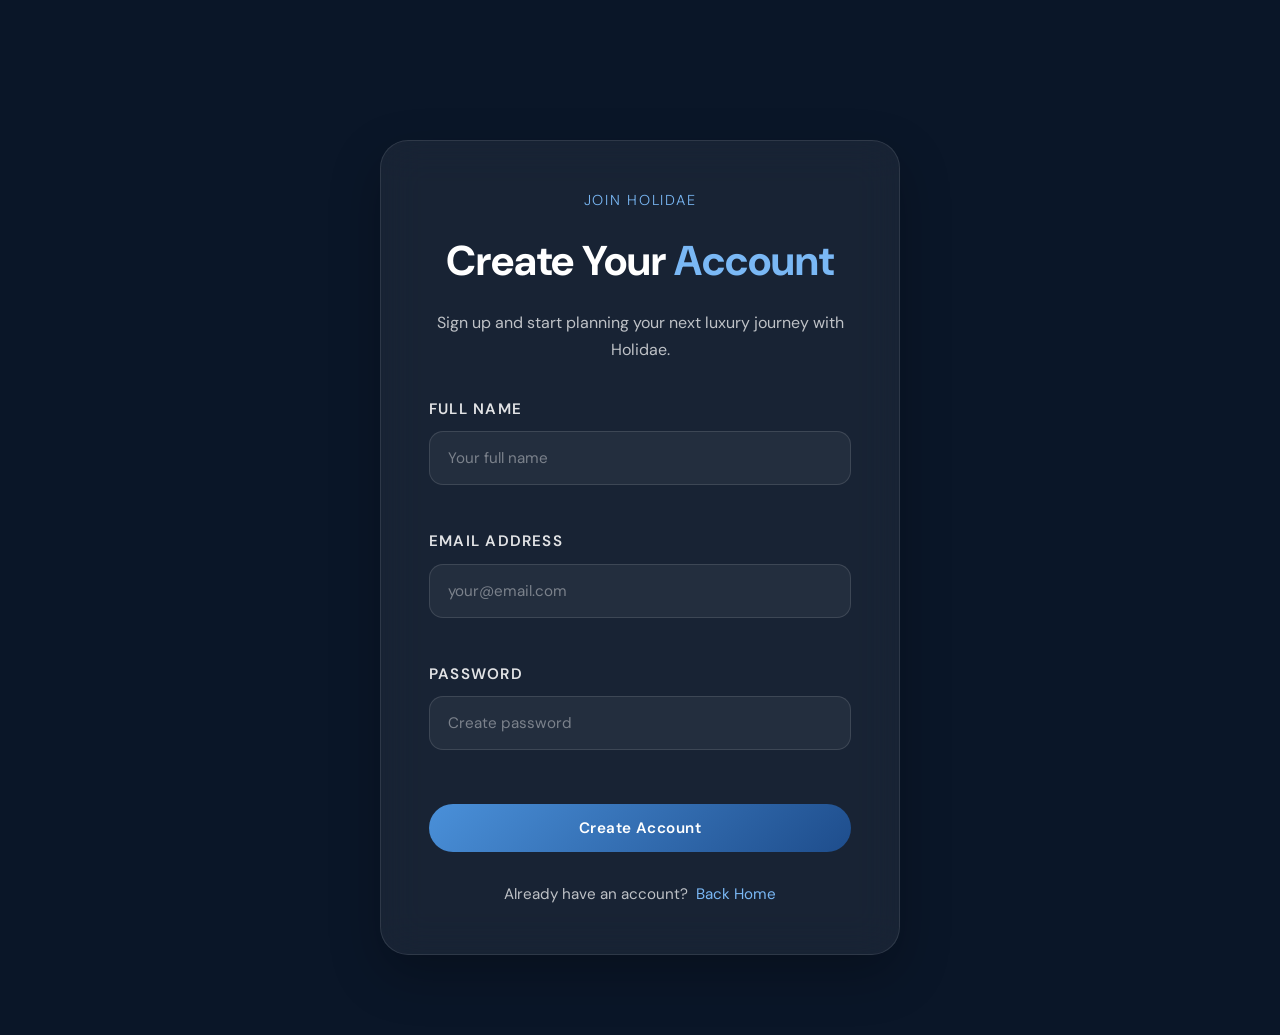
<file: signup.html>
<html lang="en">
<head>
  <meta charset="UTF-8" />
  <meta name="viewport" content="width=device-width, initial-scale=1.0" />
  <title>Packages — Holidae</title>
  <link rel="stylesheet" href="styles.css" />
</head>
<body>

<section class="login-page">

  <div class="container">

    <div class="login-card reveal">

      <p class="section-subtitle">
        Join Holidae
      </p>

      <h1 class="login-title">
        Create Your <span>Account</span>
      </h1>

      <p class="login-text">
        Sign up and start planning your next luxury journey with Holidae.
      </p>

      <form id="signupForm" class="login-form">

        
        <div class="form-group">

          <label for="signupName">
            Full Name
          </label>

          <input
            type="text"
            id="signupName"
            placeholder="Your full name"
          />

          <p class="form-error" id="signupNameError"></p>

        </div>

        <div class="form-group">

          <label for="signupEmail">
            Email Address
          </label>

          <input
            type="email"
            id="signupEmail"
            placeholder="your@email.com"
          />

          <p class="form-error" id="signupEmailError"></p>

        </div>

    
        <div class="form-group">

          <label for="signupPassword">
            Password
          </label>

          <input
            type="password"
            id="signupPassword"
            placeholder="Create password"
          />

          <p class="form-error" id="signupPasswordError"></p>

        </div>

      
        <button type="submit" class="btn-primary login-btn">
          Create Account
        </button>

      </form>

      <div class="login-footer">

        <p>
          Already have an account?
        </p>

        <a href="index.html">
         Back Home
        </a>

      </div>

    </div>

  </div>
  <script src="script.js"></script>

</section>
</file>
<file: styles.css>
@import url('https://fonts.googleapis.com/css2?family=Syne:wght@400;600;700;800&family=DM+Sans:wght@300;400;500;600&display=swap');

/* all colours and reusable values stored here so its easy to change */
:root {
  --navy: #0a1628;
  --dark-blue: #112240;
  --mid-blue: #1b3a6b;
  --blue: #1e4d8c;
  --light-blue: #4a90d9;
  --sky: #7ab8f5;
  --pale-blue: #c8e0f7;
  --white: #ffffff;
  --glass-bg: rgba(255, 255, 255, 0.07);
  --glass-border: rgba(255, 255, 255, 0.15);
  --glass-blur: blur(16px);
  --shadow: 0 8px 32px rgba(0, 0, 0, 0.3);
  --shadow-light: 0 4px 16px rgba(74, 144, 217, 0.2);
  --radius: 16px;
  --radius-sm: 10px;
  --transition: 0.35s ease;
  --font-display: 'Syne', sans-serif;
  --font-body: 'DM Sans', sans-serif;
}

/* reset default browser styles and set base styles for the whole site */
*, *::before, *::after {
  margin: 0;
  padding: 0;
  box-sizing: border-box;
}

html {
  scroll-behavior: smooth;
}

body {
  font-family: var(--font-body);
  background-color: var(--navy);
  color: var(--white);
  line-height: 1.6;
  overflow-x: hidden;
}

a {
  text-decoration: none;
  color: inherit;
}

ul {
  list-style: none;
}

img {
  max-width: 100%;
  display: block;
}

/* reusable utility classes used across all pages */
.container {
  max-width: 1200px;
  margin: 0 auto;
  padding: 0 24px;
}

.section-title {
  font-family: var(--font-display);
  font-size: clamp(2rem, 4vw, 3rem);
  font-weight: 800;
  color: var(--white);
  margin-bottom: 12px;
}

.section-subtitle {
  font-size: 1rem;
  color: var(--sky);
  font-weight: 300;
  letter-spacing: 0.05em;
  text-transform: uppercase;
  margin-bottom: 8px;
}

.section-header {
  margin-bottom: 56px;
}

.btn-primary {
  display: inline-block;
  background: linear-gradient(135deg, var(--light-blue), var(--blue));
  color: var(--white);
  padding: 14px 32px;
  border-radius: 50px;
  font-family: var(--font-body);
  font-weight: 600;
  font-size: 0.95rem;
  border: none;
  cursor: pointer;
  transition: transform var(--transition), box-shadow var(--transition);
  letter-spacing: 0.03em;
}

.btn-primary:hover {
  transform: translateY(-2px);
  box-shadow: 0 12px 28px rgba(74, 144, 217, 0.5);
}

.btn-outline {
  display: inline-block;
  background: transparent;
  color: var(--white);
  padding: 13px 32px;
  border-radius: 50px;
  font-family: var(--font-body);
  font-weight: 600;
  font-size: 0.95rem;
  border: 1.5px solid var(--glass-border);
  cursor: pointer;
  transition: all var(--transition);
  letter-spacing: 0.03em;
}

.btn-outline:hover {
  background: var(--glass-bg);
  border-color: var(--sky);
  color: var(--sky);
}

.glass-card {
  background: var(--glass-bg);
  backdrop-filter: var(--glass-blur);
  -webkit-backdrop-filter: var(--glass-blur);
  border: 1px solid var(--glass-border);
  border-radius: var(--radius);
  box-shadow: var(--shadow);
}

.navbar {
  position: fixed;
  top: 0;
  left: 0;
  width: 100%;
  z-index: 1000;
  padding: 20px 0;
  transition: all var(--transition);
}

.navbar.scrolled {
  background: rgba(10, 22, 40, 0.9);
  backdrop-filter: blur(20px);
  -webkit-backdrop-filter: blur(20px);
  padding: 14px 0;
  border-bottom: 1px solid var(--glass-border);
}

.nav-inner {
  display: flex;
  align-items: center;
  justify-content: space-between;
}

.glass-logo {
  font-size: 1.6rem;
  font-weight: 700;
  letter-spacing: 0.12em;
  text-transform: uppercase;
  color: transparent;
  -webkit-text-stroke: 1px rgba(255,255,255,0.9);
  text-shadow: 0 0 10px rgba(255,255,255,0.25);
  transition: 0.3s ease;
}

.glass-logo:hover {
  -webkit-text-stroke: 1px var(--sky);
  text-shadow: 0 0 14px rgba(77,163,255,0.6);
}

.footer-logo.glass-logo {
  -webkit-text-stroke: 1px rgba(255,255,255,0.7);
  opacity: 0.9;
}

.nav-links {
  display: flex;
  align-items: center;
  gap: 36px;
}

.nav-links a {
  font-size: 0.9rem;
  font-weight: 500;
  color: rgba(255,255,255,0.8);
  letter-spacing: 0.04em;
  transition: color var(--transition);
  position: relative;
}

/* animated underline on hover */
.nav-links a::after {
  content: '';
  position: absolute;
  bottom: -4px;
  left: 0;
  width: 0;
  height: 2px;
  background: var(--sky);
  transition: width var(--transition);
}

.nav-links a:hover,
.nav-links a.active {
  color: var(--white);
}

.nav-links a:hover::after,
.nav-links a.active::after {
  width: 100%;
}

.nav-cta {
  font-size: 0.9rem;
  padding: 11px 26px;
}

.hamburger {
  display: none;
  flex-direction: column;
  gap: 5px;
  cursor: pointer;
  padding: 4px;
  background: none;
  border: none;
}

.hamburger span {
  display: block;
  width: 26px;
  height: 2px;
  background: var(--white);
  border-radius: 2px;
  transition: all var(--transition);
}

/* turns the 3 lines into an X when menu is open */
.hamburger.open span:nth-child(1) {
  transform: translateY(7px) rotate(45deg);
}

.hamburger.open span:nth-child(2) {
  opacity: 0;
}

.hamburger.open span:nth-child(3) {
  transform: translateY(-7px) rotate(-45deg);
}

.mobile-menu {
  display: none;
  flex-direction: column;
  gap: 0;
  background: rgba(10, 22, 40, 0.97);
  backdrop-filter: blur(20px);
  -webkit-backdrop-filter: blur(20px);
  border-top: 1px solid var(--glass-border);
  padding: 24px;
  max-height: 0;
  overflow: hidden;
  transition: max-height 0.4s ease, padding 0.3s ease;
}

.mobile-menu.open {
  max-height: 400px;
}

.mobile-menu a {
  padding: 14px 0;
  border-bottom: 1px solid rgba(255,255,255,0.07);
  font-size: 1rem;
  font-weight: 500;
  color: rgba(255,255,255,0.85);
  transition: color var(--transition);
}

.mobile-menu a:last-child {
  border-bottom: none;
}

.mobile-menu a:hover {
  color: var(--sky);
}

.mobile-menu .btn-primary {
  margin-top: 16px;
  text-align: center;
}

/* Hero section */
.hero {
  position: relative;
  height: 100vh;
  min-height: 700px;
  display: flex;
  align-items: center;
  justify-content: center;
  overflow: hidden;
}

.hero-bg {
  position: absolute;
  inset: 0;
  background-image: url('images/flight.png');
  background-size: cover;
  background-position: center;
  transform: scale(1.05);
  transition: transform 8s ease;
}

.hero-bg::after {
  content: '';
  position: absolute;
  inset: 0;
  background: linear-gradient(
    to bottom,
    rgba(10, 22, 40, 0.5) 0%,
    rgba(10, 22, 40, 0.3) 40%,
    rgba(10, 22, 40, 0.7) 100%
  );
}

.hero-content {
  position: relative;
  z-index: 2;
  text-align: center;
  padding: 0 24px;
}

.hero-brand {
  font-family: var(--font-display);
  font-size: clamp(3rem, 8vw, 7rem);
  font-weight: 800;
  letter-spacing: 0.12em;
  color: transparent;
  -webkit-text-stroke: 2px rgba(255, 255, 255, 0.85);
  text-shadow:
    0 0 40px rgba(74, 144, 217, 0.4),
    0 0 80px rgba(74, 144, 217, 0.15);
  line-height: 1;
  margin-bottom: 16px;
  animation: fadeSlideDown 1s ease forwards;
}

.hero-tagline {
  font-size: clamp(0.9rem, 2vw, 1.1rem);
  color: rgba(255,255,255,0.75);
  letter-spacing: 0.25em;
  text-transform: uppercase;
  font-weight: 300;
  margin-bottom: 52px;
  animation: fadeSlideUp 1s ease 0.2s forwards;
  opacity: 0;
}

.search-bar {
  display: flex;
  align-items: center;
  background: rgba(255,255,255,0.1);
  backdrop-filter: blur(20px);
  -webkit-backdrop-filter: blur(20px);
  border: 1px solid rgba(255,255,255,0.2);
  border-radius: 60px;
  padding: 8px 8px 8px 24px;
  gap: 0;
  max-width: 780px;
  margin: 0 auto;
  animation: fadeSlideUp 1s ease 0.4s forwards;
  opacity: 0;
  box-shadow: 0 16px 48px rgba(0,0,0,0.25);
}

.search-field {
  display: flex;
  flex-direction: column;
  flex: 1;
  padding: 8px 20px;
  border-right: 1px solid rgba(255,255,255,0.12);
}

.search-field:last-of-type {
  border-right: none;
}

.search-field label {
  font-size: 0.7rem;
  font-weight: 600;
  letter-spacing: 0.1em;
  text-transform: uppercase;
  color: var(--sky);
  margin-bottom: 4px;
}

.search-field input,
.search-field select {
  background: transparent;
  border: none;
  outline: none;
  color: var(--white);
  font-family: var(--font-body);
  font-size: 0.92rem;
  font-weight: 400;
  width: 100%;
}

.search-field input::placeholder {
  color: rgba(255,255,255,0.5);
}

.search-field select option {
  background: var(--dark-blue);
  color: var(--white);
}

.search-btn {
  flex-shrink: 0;
  padding: 14px 28px;
  border-radius: 50px;
  white-space: nowrap;
  font-size: 0.9rem;
}

.scroll-hint {
  position: absolute;
  bottom: 36px;
  left: 50%;
  transform: translateX(-50%);
  z-index: 2;
  display: flex;
  flex-direction: column;
  align-items: center;
  gap: 8px;
  color: rgba(255,255,255,0.5);
  font-size: 0.75rem;
  letter-spacing: 0.15em;
  text-transform: uppercase;
  animation: bounce 2s infinite;
}

.scroll-hint::after {
  content: '';
  width: 1px;
  height: 40px;
  background: linear-gradient(to bottom, rgba(255,255,255,0.5), transparent);
}

.packages-section {
  padding: 100px 0;
  background: var(--dark-blue);
}

.packages-grid {
  display: grid;
  grid-template-columns: repeat(3, 1fr);
  gap: 28px;
}

.pkg-card {
  border-radius: var(--radius);
  overflow: hidden;
  background: var(--mid-blue);
  border: 1px solid rgba(255,255,255,0.08);
  transition: transform var(--transition), box-shadow var(--transition);
  cursor: pointer;
}

.pkg-card:hover {
  transform: translateY(-8px);
  box-shadow: 0 24px 48px rgba(0,0,0,0.4);
}

.pkg-img-wrap {
  position: relative;
  height: 240px;
  overflow: hidden;
}

.pkg-img-wrap img {
  width: 100%;
  height: 100%;
  object-fit: cover;
  transition: transform 0.6s ease;
}

.pkg-card:hover .pkg-img-wrap img {
  transform: scale(1.08);
}

.pkg-badge {
  position: absolute;
  top: 16px;
  right: 16px;
  background: rgba(10, 22, 40, 0.7);
  backdrop-filter: blur(10px);
  -webkit-backdrop-filter: blur(10px);
  border: 1px solid rgba(255,255,255,0.15);
  padding: 6px 14px;
  border-radius: 50px;
  font-size: 0.75rem;
  font-weight: 600;
  color: var(--sky);
  letter-spacing: 0.08em;
}

.pkg-body {
  padding: 28px;
}

.pkg-location {
  font-size: 0.78rem;
  color: var(--sky);
  font-weight: 500;
  letter-spacing: 0.1em;
  text-transform: uppercase;
  margin-bottom: 8px;
}

.pkg-title {
  font-family: var(--font-display);
  font-size: 1.4rem;
  font-weight: 700;
  margin-bottom: 10px;
  color: var(--white);
}

.pkg-desc {
  font-size: 0.88rem;
  color: rgba(255,255,255,0.6);
  line-height: 1.65;
  margin-bottom: 24px;
}

.pkg-footer {
  display: flex;
  align-items: center;
  justify-content: space-between;
}

.pkg-price {
  display: flex;
  flex-direction: column;
}

.pkg-price .from {
  font-size: 0.72rem;
  color: rgba(255,255,255,0.5);
  letter-spacing: 0.08em;
}

.pkg-price .amount {
  font-family: var(--font-display);
  font-size: 1.5rem;
  font-weight: 700;
  color: var(--white);
}

.pkg-price .currency {
  font-size: 0.9rem;
  color: var(--sky);
}

.destinations-section {
  padding: 100px 0;
  background: var(--navy);
}

.dest-grid {
  display: grid;
  grid-template-columns: repeat(12, 1fr);
  grid-template-rows: 260px 260px;
  gap: 16px;
}

.dest-item {
  position: relative;
  border-radius: var(--radius);
  overflow: hidden;
  cursor: pointer;
}

/* different column spans to create an uneven layout */
.dest-item:nth-child(1) { grid-column: span 5; }
.dest-item:nth-child(2) { grid-column: span 7; }
.dest-item:nth-child(3) { grid-column: span 4; }
.dest-item:nth-child(4) { grid-column: span 4; }
.dest-item:nth-child(5) { grid-column: span 4; }

.dest-item img {
  width: 100%;
  height: 100%;
  object-fit: cover;
  transition: transform 0.6s ease;
}

.dest-item:hover img {
  transform: scale(1.07);
}

.dest-overlay {
  position: absolute;
  inset: 0;
  background: linear-gradient(to top, rgba(10,22,40,0.85) 0%, transparent 55%);
  display: flex;
  flex-direction: column;
  justify-content: flex-end;
  padding: 24px;
  transition: background var(--transition);
}

.dest-item:hover .dest-overlay {
  background: linear-gradient(to top, rgba(10,22,40,0.92) 0%, rgba(10,22,40,0.1) 60%);
}

.dest-name {
  font-family: var(--font-display);
  font-size: 1.3rem;
  font-weight: 700;
  color: var(--white);
  margin-bottom: 4px;
}

.dest-count {
  font-size: 0.8rem;
  color: var(--sky);
  font-weight: 500;
}

.about-preview {
  padding: 100px 0;
  background: var(--dark-blue);
}

.about-inner {
  display: grid;
  grid-template-columns: 1fr 1fr;
  gap: 80px;
  align-items: center;
}

.about-img-wrap {
  position: relative;
}

.about-img-wrap img {
  width: 100%;
  height: 480px;
  object-fit: cover;
  border-radius: var(--radius);
}

.about-img-badge {
  position: absolute;
  bottom: -24px;
  right: -24px;
  background: linear-gradient(135deg, var(--light-blue), var(--blue));
  border-radius: var(--radius);
  padding: 24px 32px;
  text-align: center;
  box-shadow: var(--shadow);
}

.about-img-badge .stat-num {
  font-family: var(--font-display);
  font-size: 2.5rem;
  font-weight: 800;
  color: var(--white);
  line-height: 1;
}

.about-img-badge .stat-label {
  font-size: 0.8rem;
  color: rgba(255,255,255,0.75);
  margin-top: 4px;
}

.about-text p {
  font-size: 1rem;
  color: rgba(255,255,255,0.7);
  line-height: 1.8;
  margin-bottom: 16px;
}

.about-features {
  display: grid;
  grid-template-columns: 1fr 1fr;
  gap: 16px;
  margin: 32px 0;
}

.feature-item {
  display: flex;
  align-items: center;
  gap: 10px;
  font-size: 0.9rem;
  color: rgba(255,255,255,0.8);
  font-weight: 500;
}

.feature-icon {
  width: 36px;
  height: 36px;
  background: rgba(74, 144, 217, 0.15);
  border: 1px solid rgba(74, 144, 217, 0.3);
  border-radius: 8px;
  display: flex;
  align-items: center;
  justify-content: center;
  font-size: 1rem;
  flex-shrink: 0;
}

.stars {
  display: flex;
  gap: 4px;
  margin-bottom: 16px;
}

.stars span {
  color: var(--sky);
  font-size: 1rem;
}

/* Footer */
.footer {
  background: var(--dark-blue);
  border-top: 1px solid rgba(255,255,255,0.07);
  padding: 72px 0 32px;
}

.footer-grid {
  display: grid;
  grid-template-columns: 2fr 1fr 1fr 1fr;
  gap: 48px;
  margin-bottom: 56px;
}

.footer-logo {
  font-family: var(--font-display);
  font-size: 1.8rem;
  font-weight: 800;
  margin-bottom: 16px;
  color: var(--white);
}

.footer-logo span {
  color: var(--sky);
}

.footer-about {
  font-size: 0.88rem;
  color: rgba(255,255,255,0.55);
  line-height: 1.75;
  margin-bottom: 24px;
  max-width: 260px;
}

.social-links {
  display: flex;
  gap: 12px;
}

.social-btn {
  width: 40px;
  height: 40px;
  border-radius: 10px;
  background: rgba(255,255,255,0.07);
  border: 1px solid rgba(255,255,255,0.1);
  display: flex;
  align-items: center;
  justify-content: center;
  font-size: 1rem;
  transition: all var(--transition);
  cursor: pointer;
  color: var(--white);
}

.social-btn:hover {
  background: var(--light-blue);
  border-color: var(--light-blue);
  transform: translateY(-2px);
}

.footer-col h4 {
  font-family: var(--font-display);
  font-size: 0.95rem;
  font-weight: 700;
  margin-bottom: 20px;
  color: var(--white);
  letter-spacing: 0.05em;
}

.footer-col ul {
  display: flex;
  flex-direction: column;
  gap: 10px;
}

.footer-col ul li a {
  font-size: 0.87rem;
  color: rgba(255,255,255,0.55);
  transition: color var(--transition);
}

.footer-col ul li a:hover {
  color: var(--sky);
}

.footer-bottom {
  display: flex;
  justify-content: space-between;
  align-items: center;
  padding-top: 32px;
  border-top: 1px solid rgba(255,255,255,0.07);
  font-size: 0.83rem;
  color: rgba(255,255,255,0.35);
}

.page-hero {
  padding: 160px 0 80px;
  background: linear-gradient(to bottom, var(--dark-blue), var(--navy));
  position: relative;
  overflow: hidden;
}

.page-hero::before {
  content: '';
  position: absolute;
  top: -100px;
  right: -100px;
  width: 500px;
  height: 500px;
  background: radial-gradient(circle, rgba(74, 144, 217, 0.1) 0%, transparent 70%);
  pointer-events: none;
}

.page-hero-content {
  position: relative;
  z-index: 1;
}

.page-hero h1 {
  font-family: var(--font-display);
  font-size: clamp(2.5rem, 6vw, 5rem);
  font-weight: 800;
  margin-bottom: 16px;
}

.page-hero p {
  font-size: 1.05rem;
  color: rgba(255,255,255,0.65);
  max-width: 560px;
  line-height: 1.75;
}

/* Packages page */
.packages-page {
  padding: 80px 0 100px;
  background: var(--navy);
}

.packages-full-grid {
  display: grid;
  grid-template-columns: repeat(3, 1fr);
  gap: 28px;
}

.filter-tabs {
  display: flex;
  gap: 12px;
  flex-wrap: wrap;
  margin-bottom: 48px;
}

.filter-tab {
  padding: 10px 24px;
  border-radius: 50px;
  border: 1px solid rgba(255,255,255,0.12);
  background: transparent;
  color: rgba(255,255,255,0.65);
  font-family: var(--font-body);
  font-size: 0.88rem;
  font-weight: 500;
  cursor: pointer;
  transition: all var(--transition);
}

.filter-tab:hover,
.filter-tab.active {
  background: var(--light-blue);
  border-color: var(--light-blue);
  color: var(--white);
}

/* About page */
.about-page {
  padding: 80px 0 100px;
  background: var(--navy);
}

.about-story {
  display: grid;
  grid-template-columns: 1fr 1fr;
  gap: 64px;
  align-items: center;
  margin-bottom: 100px;
}

.about-story img {
  width: 100%;
  height: 500px;
  object-fit: cover;
  border-radius: var(--radius);
}

.about-story-text .section-title {
  margin-bottom: 24px;
}

.about-story-text p {
  color: rgba(255,255,255,0.68);
  font-size: 0.97rem;
  line-height: 1.8;
  margin-bottom: 16px;
}

.values-section {
  margin-bottom: 80px;
}

.values-grid {
  display: grid;
  grid-template-columns: repeat(3, 1fr);
  gap: 24px;
  margin-top: 48px;
}

.value-card {
  padding: 36px 28px;
  background: rgba(255,255,255,0.04);
  border: 1px solid rgba(255,255,255,0.09);
  border-radius: var(--radius);
  transition: transform var(--transition), background var(--transition);
}

.value-card:hover {
  transform: translateY(-4px);
  background: rgba(255,255,255,0.07);
}

.value-icon {
  font-size: 2rem;
  margin-bottom: 16px;
}

.value-card h3 {
  font-family: var(--font-display);
  font-size: 1.15rem;
  font-weight: 700;
  margin-bottom: 12px;
  color: var(--white);
}

.value-card p {
  font-size: 0.88rem;
  color: rgba(255,255,255,0.6);
  line-height: 1.7;
}


.stats-strip {
  display: grid;
  grid-template-columns: repeat(4, 1fr);
  gap: 2px;
  background: rgba(255,255,255,0.05);
  border-radius: var(--radius);
  overflow: hidden;
  margin: 80px 0;
}

.stat-box {
  padding: 40px;
  text-align: center;
  background: rgba(255,255,255,0.04);
  transition: background var(--transition);
}

.stat-box:hover {
  background: rgba(74, 144, 217, 0.1);
}

.stat-box .num {
  font-family: var(--font-display);
  font-size: 2.8rem;
  font-weight: 800;
  color: var(--white);
  line-height: 1;
}

.stat-box .label {
  font-size: 0.83rem;
  color: var(--sky);
  margin-top: 8px;
  text-transform: uppercase;
  letter-spacing: 0.08em;
}


/* Booking page */
.booking-page {
  padding: 80px 0 100px;
  background: var(--navy);
}

.booking-layout {
  display: grid;
  grid-template-columns: 1fr 1fr;
  gap: 64px;
  align-items: start;
}

.booking-info h2 {
  font-family: var(--font-display);
  font-size: 2rem;
  font-weight: 800;
  margin-bottom: 16px;
}

.booking-info p {
  color: rgba(255,255,255,0.65);
  font-size: 0.97rem;
  line-height: 1.75;
  margin-bottom: 36px;
}

.booking-perks {
  display: flex;
  flex-direction: column;
  gap: 16px;
}

.perk {
  display: flex;
  align-items: center;
  gap: 14px;
  font-size: 0.9rem;
  color: rgba(255,255,255,0.75);
}

.perk-icon {
  width: 42px;
  height: 42px;
  background: rgba(74, 144, 217, 0.1);
  border: 1px solid rgba(74, 144, 217, 0.25);
  border-radius: 10px;
  display: flex;
  align-items: center;
  justify-content: center;
  font-size: 1.1rem;
  flex-shrink: 0;
}

.booking-form-wrap {
  background: rgba(255,255,255,0.04);
  border: 1px solid rgba(255,255,255,0.09);
  border-radius: 20px;
  padding: 44px;
}

.form-title {
  font-family: var(--font-display);
  font-size: 1.5rem;
  font-weight: 700;
  margin-bottom: 32px;
  color: var(--white);
}

.form-group {
  margin-bottom: 22px;
}

.form-group label {
  display: block;
  font-size: 0.82rem;
  font-weight: 600;
  letter-spacing: 0.08em;
  text-transform: uppercase;
  color: rgba(255,255,255,0.6);
  margin-bottom: 8px;
}

.form-group input,
.form-group select,
.form-group textarea {
  width: 100%;
  padding: 14px 18px;
  background: rgba(255,255,255,0.07);
  border: 1px solid rgba(255,255,255,0.1);
  border-radius: var(--radius-sm);
  color: var(--white);
  font-family: var(--font-body);
  font-size: 0.95rem;
  outline: none;
  transition: border-color var(--transition), background var(--transition);
}

.form-group input::placeholder,
.form-group textarea::placeholder {
  color: rgba(255,255,255,0.35);
}

.form-group input:focus,
.form-group select:focus,
.form-group textarea:focus {
  border-color: var(--light-blue);
  background: rgba(74, 144, 217, 0.07);
}

.form-group select option {
  background: var(--dark-blue);
  color: var(--white);
}

.form-group textarea {
  resize: vertical;
  min-height: 100px;
}

.form-row {
  display: grid;
  grid-template-columns: 1fr 1fr;
  gap: 16px;
}

/* error styles for form validation */
.form-error {
  color: #f87171;
  font-size: 0.8rem;
  margin-top: 6px;
  display: none;
}

.form-group.error input,
.form-group.error select {
  border-color: #f87171;
}

.form-group.error .form-error {
  display: block;
}

.form-submit {
  width: 100%;
  padding: 16px;
  font-size: 1rem;
  border-radius: var(--radius-sm);
  margin-top: 8px;
}

.success-msg {
  display: none;
  text-align: center;
  padding: 24px;
  background: rgba(74, 144, 217, 0.1);
  border: 1px solid rgba(74, 144, 217, 0.3);
  border-radius: var(--radius-sm);
  margin-top: 20px;
  color: var(--sky);
  font-weight: 500;
}
/* sign up page */

.login-page{
  min-height:100vh;

  display:flex;
  align-items:center;
  justify-content:center;

  padding:140px 20px 80px;
}


.login-card{
  width:100%;
  max-width:520px;

  margin:auto;

  background:rgba(255,255,255,0.06);

  border:1px solid rgba(255,255,255,0.10);

  backdrop-filter:blur(20px);

  border-radius:28px;

  padding:48px;

  box-shadow:0 20px 50px rgba(0,0,0,0.25);

  text-align:center;
}


.section-subtitle{
  color:var(--sky);

  font-size:0.9rem;

  letter-spacing:0.12em;

  text-transform:uppercase;

  margin-bottom:16px;
}


.login-title{
  font-size:2.6rem;

  margin-bottom:14px;

  color:var(--white);

  font-weight:700;
}

.login-title span{
  color:var(--sky);
}


.login-text{
  color:rgba(255,255,255,0.72);

  line-height:1.7;

  margin-bottom:34px;
}


.login-form{
  display:flex;
  flex-direction:column;

  gap:22px;
}



.form-group{
  text-align:left;
}


.form-group label{
  display:block;

  margin-bottom:10px;

  color:rgba(255,255,255,0.88);

  font-size:0.95rem;
}


.login-form input{
  width:100%;

  padding:16px 18px;

  border-radius:14px;

  border:1px solid rgba(255,255,255,0.12);

  background:rgba(255,255,255,0.05);

  color:var(--white);

  font-size:0.95rem;

  outline:none;

  transition:0.3s ease;
}

.login-form input:focus{
  border-color:var(--sky);

  box-shadow:0 0 12px rgba(77,163,255,0.25);
}


.login-form input::placeholder{
  color:rgba(255,255,255,0.4);
}


.login-btn{
  width:100%;

  margin-top:10px;
}


.form-error{
  margin-top:8px;

  color:#ff8a8a;

  font-size:0.85rem;
}


.login-footer{
  margin-top:30px;

  display:flex;
  justify-content:center;
  gap:8px;

  font-size:0.95rem;

  color:rgba(255,255,255,0.72);
}

.login-footer a{
  color:var(--sky);

  transition:0.3s ease;
}

.login-footer a:hover{
  color:var(--white);
}


/* Animations */
@keyframes fadeSlideDown {
  from { opacity: 0; transform: translateY(-30px); }
  to   { opacity: 1; transform: translateY(0); }
}

@keyframes fadeSlideUp {
  from { opacity: 0; transform: translateY(30px); }
  to   { opacity: 1; transform: translateY(0); }
}

@keyframes bounce {
  0%, 100% { transform: translateX(-50%) translateY(0); }
  50%       { transform: translateX(-50%) translateY(-8px); }
}

/* scroll reveal - elements start hidden and animate in when they enter the viewport */
.reveal {
  opacity: 0;
  transform: translateY(32px);
  transition: opacity 0.65s ease, transform 0.65s ease;
}

.reveal.visible {
  opacity: 1;
  transform: translateY(0);
}

.reveal-left {
  opacity: 0;
  transform: translateX(-40px);
  transition: opacity 0.65s ease, transform 0.65s ease;
}

.reveal-left.visible {
  opacity: 1;
  transform: translateX(0);
}

.reveal-right {
  opacity: 0;
  transform: translateX(40px);
  transition: opacity 0.65s ease, transform 0.65s ease;
}

.reveal-right.visible {
  opacity: 1;
  transform: translateX(0);
}

/* makes cards animate in one after another instead of all at the same time */
.delay-1 { transition-delay: 0.1s; }
.delay-2 { transition-delay: 0.2s; }
.delay-3 { transition-delay: 0.3s; }

/* Tablet */
@media (max-width: 1024px) {
  .packages-grid,
  .packages-full-grid,

  .dest-grid {
    grid-template-columns: repeat(2, 1fr);
    grid-template-rows: auto;
  }

  .dest-item:nth-child(n) {
    grid-column: span 1;
  }

  .about-inner,
  .about-story,
  .booking-layout {
    grid-template-columns: 1fr;
    gap: 40px;
  }

  .about-img-badge {
    right: 0;
    bottom: -16px;
  }

  .about-story img {
    height: 350px;
  }

  .footer-grid {
    grid-template-columns: 1fr 1fr;
    gap: 40px;
  }

  .stats-strip {
    grid-template-columns: repeat(2, 1fr);
  }
}

/* Mobile */
@media (max-width: 768px) {
  .nav-links,
  .nav-cta {
    display: none;
  }

  .hamburger {
    display: flex;
  }

  .mobile-menu {
    display: flex;
  }

  .hero-brand {
    -webkit-text-stroke: 1.5px rgba(255,255,255,0.85);
  }

  /* search bar stacks vertically on small screens */
  .search-bar {
    flex-direction: column;
    border-radius: var(--radius);
    padding: 16px;
    gap: 0;
  }

  .search-field {
    border-right: none;
    border-bottom: 1px solid rgba(255,255,255,0.1);
    padding: 12px 8px;
  }

  .search-field:last-of-type {
    border-bottom: none;
  }

  .search-btn {
    width: 100%;
    margin-top: 12px;
    text-align: center;
  }

  /* all multi-column grids collapse to single column */
  .packages-grid,
  .packages-full-grid,
  .values-grid {
    grid-template-columns: 1fr;
  }

  .dest-grid {
    grid-template-columns: 1fr;
    grid-auto-rows: 200px;
  }

  .footer-grid {
    grid-template-columns: 1fr;
    gap: 32px;
  }

  .footer-bottom {
    flex-direction: column;
    gap: 12px;
    text-align: center;
  }

  .about-features {
    grid-template-columns: 1fr;
  }

  .stats-strip {
    grid-template-columns: 1fr 1fr;
  }

  .form-row {
    grid-template-columns: 1fr;
  }

  .booking-form-wrap {
    padding: 28px 20px;
  }

  .section-title {
    font-size: 1.9rem;
  }

  @media (max-width:600px){

  .login-card{
    padding:36px 24px;
  }

  .login-title{
    font-size:2rem;
  }

}

  .packages-section,
  .destinations-section,
  .about-preview,
  .packages-page,
  .about-page,
  .booking-page {
    padding: 64px 0;
  }
}
</file>
